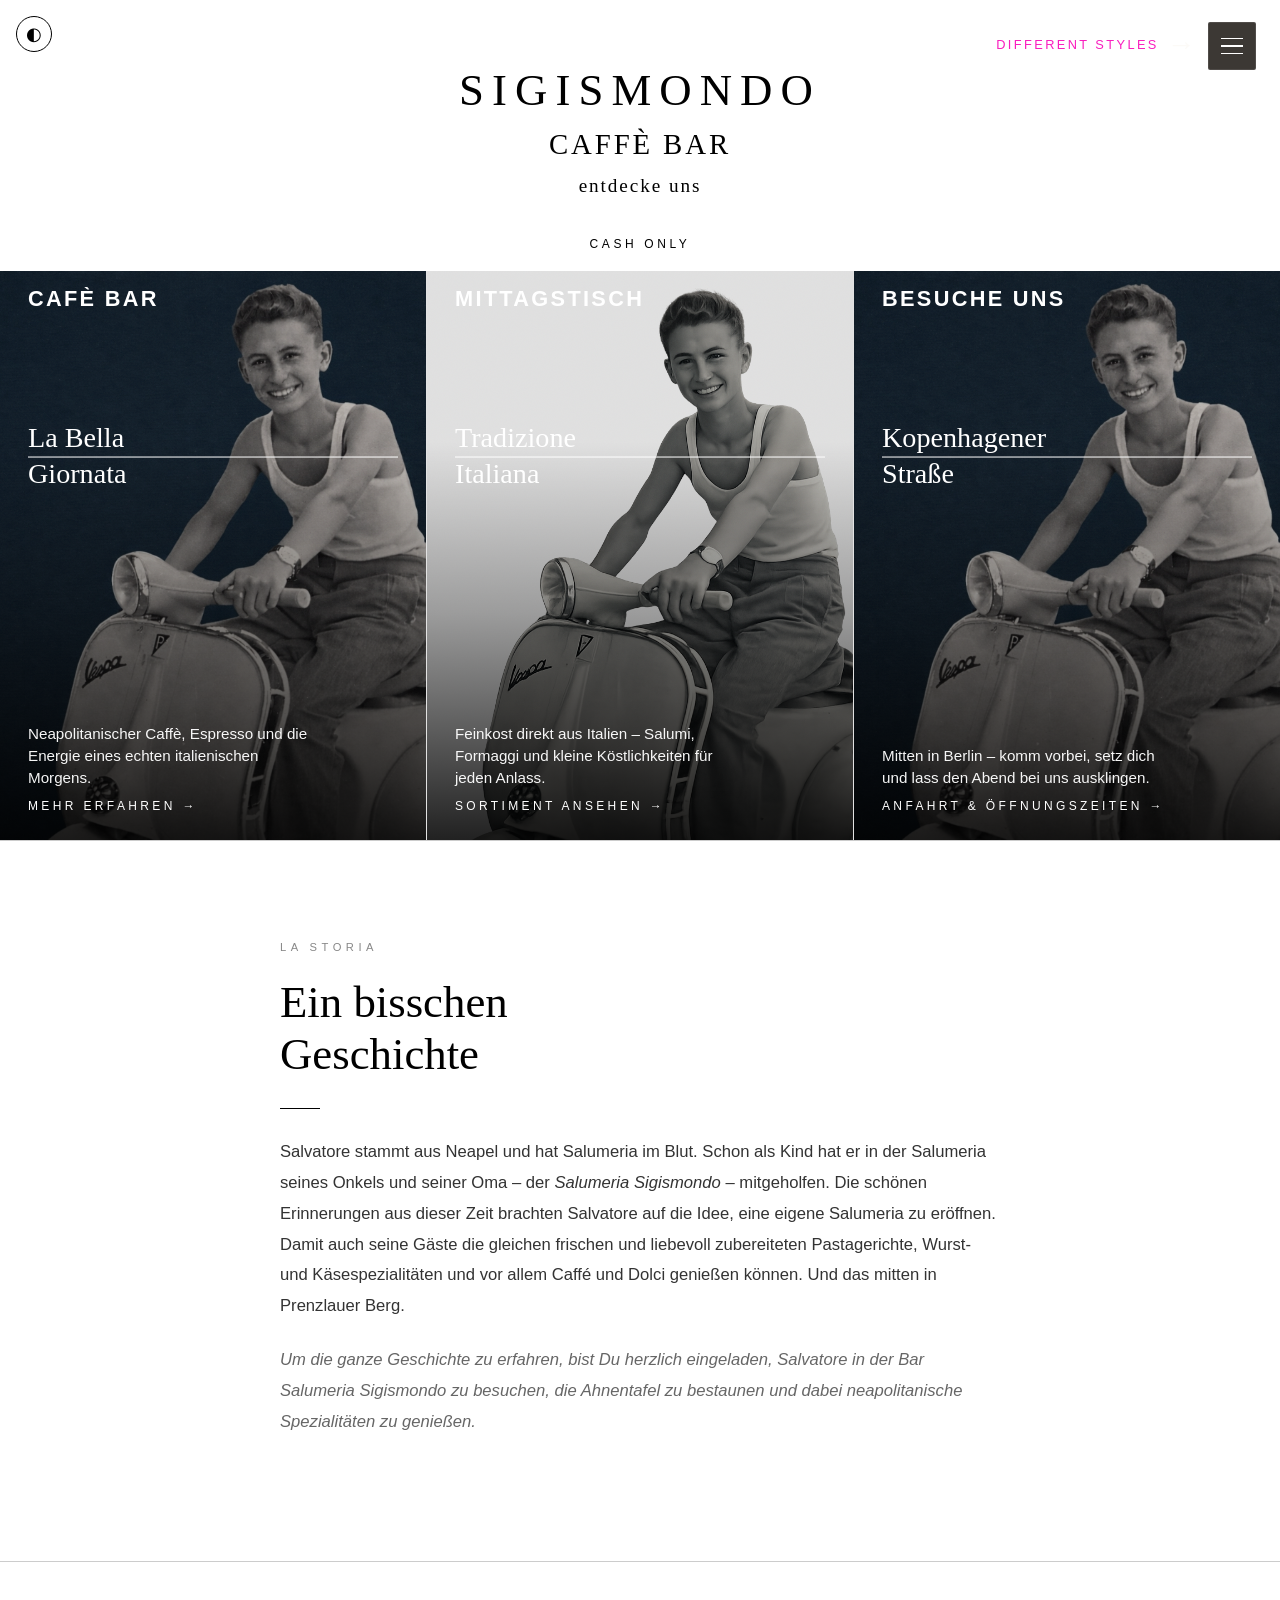
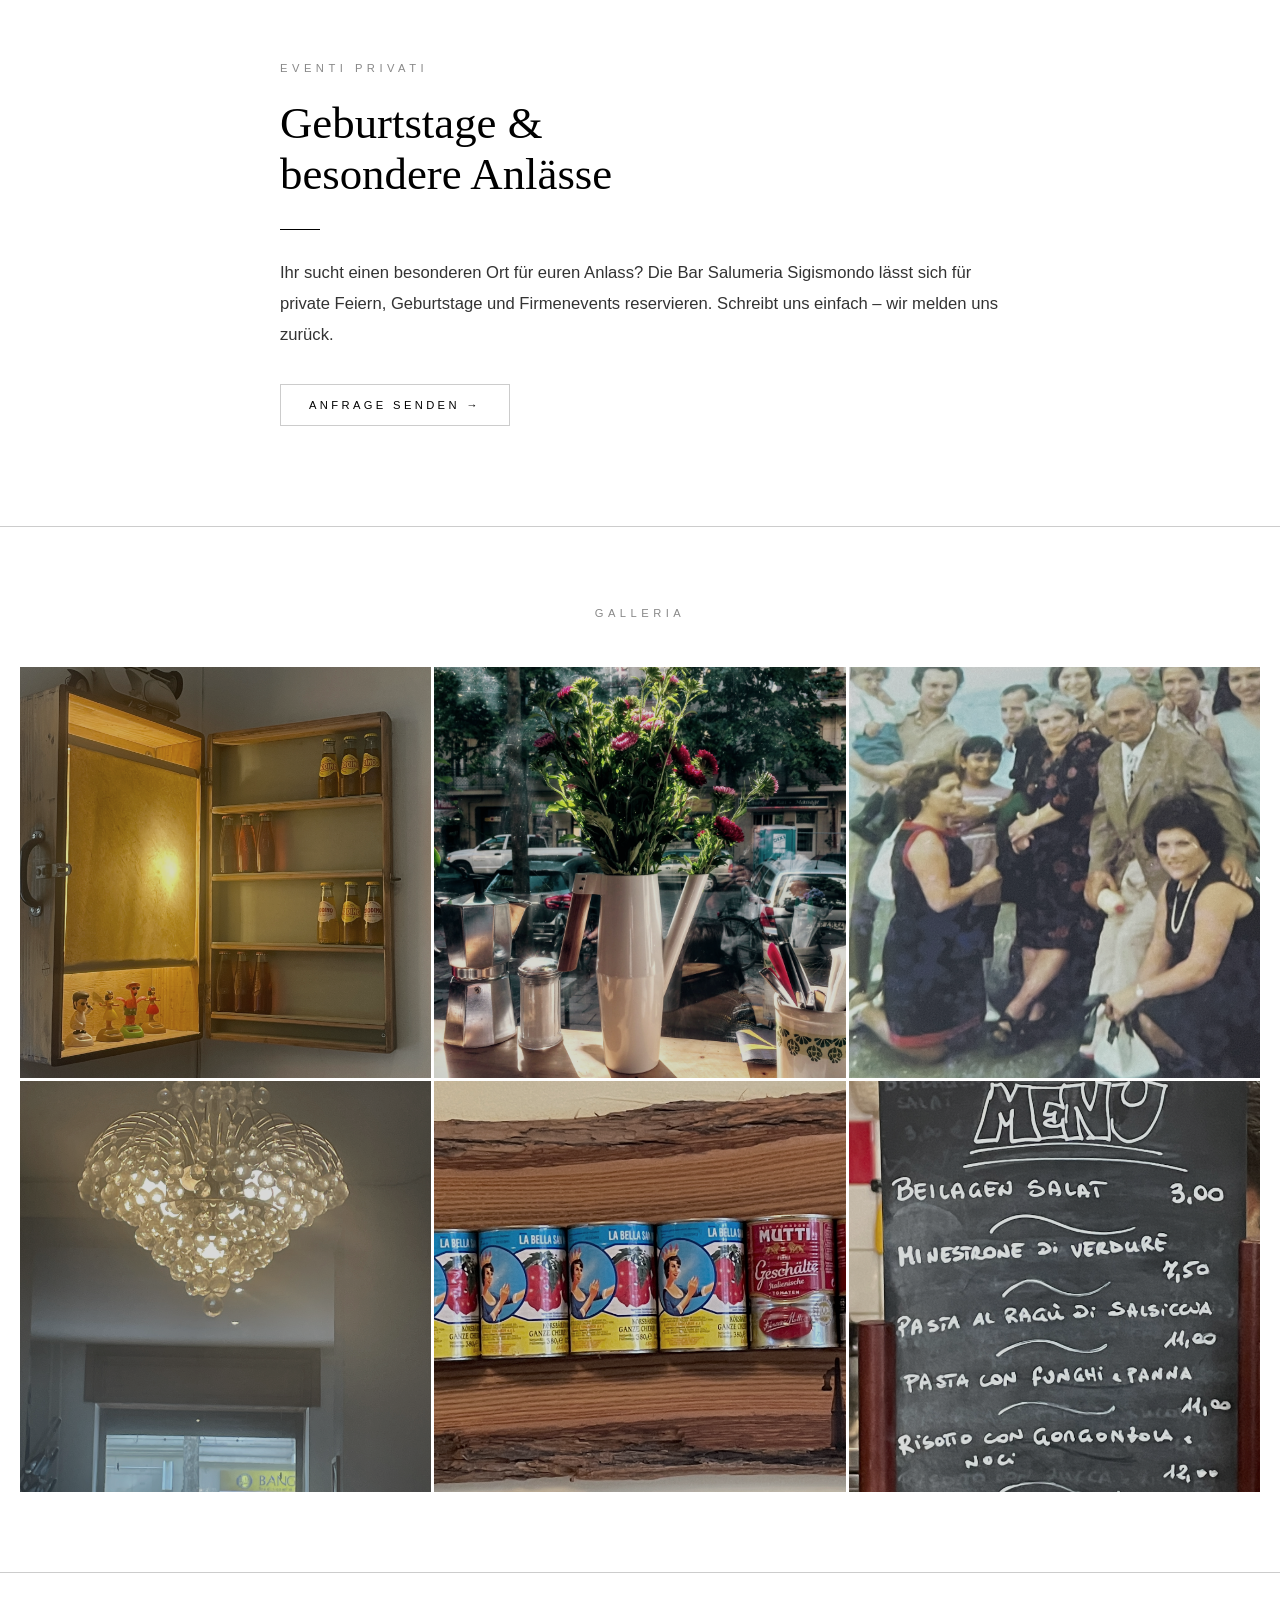
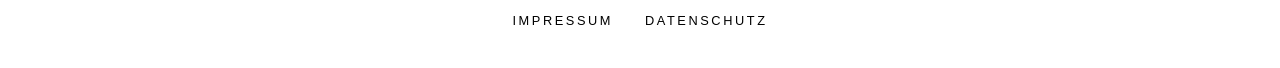
<file: index.html>
<!DOCTYPE html>
<html lang="de">
<head>
  <meta charset="UTF-8">
  <meta name="viewport" content="width=device-width, initial-scale=1.0">
  <title>Bar Salumeria Sigismondo</title>
  <link rel="stylesheet" href="/css/base.css">
  <link rel="stylesheet" href="/css/burger.css">
  <link rel="stylesheet" href="/css/drawer.css">
  <link rel="stylesheet" href="/css/home.css">
  <link rel="stylesheet" href="/css/legal.css">
  <script src="/js/burger.js" defer></script>
  <script src="/js/script.js" defer></script>
</head>
<body>

  <!-- ── Theme Toggle ── -->
  <button class="theme-toggle" id="theme-toggle" aria-label="Schwarz/Weiß wechseln">◐</button>

    <div class="burger-label"><span class="burger-title">different Styles</span></div>
  <!-- ── Burger Button ── -->
  <button class="burger-btn" id="burger-btn" aria-label="Menü öffnen">

    <span class="burger-line"></span>
    <span class="burger-line"></span>
    <span class="burger-line"></span>
  </button>

  <!-- ── Burger Nav Panel ── -->
  <nav class="burger-nav" id="burger-nav">
    <div class="burger-nav-label"><span class="burger-nav-label-text">Unterschiedliche Seiten Layout</span></div>
    <ul class="burger-nav-links">
      <li><a href="/index.html" class="burger-nav-link">Home</a></li>
      <li><a href="/pages-html/pop.html" class="burger-nav-link">Blue-Azul</a></li>
      <li><a href="/pages-html/italian.html" class="burger-nav-link">Italian</a></li>
      <li><a href="/pages-html/artnouveau.html" class="burger-nav-link">Art Nouveau</a></li>
      <li><a href="/pages-html/comic.html" class="burger-nav-link">Comic</a></li>
    </ul>
    <div class="burger-nav-divider"></div>

  </nav>

  <div class="burger-overlay" id="burger-overlay"></div>

  <!-- ── Dein Inhalt hier ── -->
  <div class="section-header">
    <h1 class="header-titel">Sigismondo</h1>
    <h3 class="header-untertitel">Caffè Bar</h3>
    <br>
    <span class="header-cta">Entdecke uns</span>
    <br><br>
    <span class="header-hinweis">cash only</span>
  </div>

  <!-- Module, Sektionen etc. hier einfügen (gleiche Struktur wie index.html) -->
     <div class="modules">

    <!-- Modul 1 -->
    <div class="modul">
      <img class="modul-bg" src="/assets/images/Vespa-dunkelblau.webp" alt="Bar">
      <div class="placeholder-icon"></div>
      <div class="modul-accent"></div>
      <div class="modul-overlay"></div>
      <div class="modul-arrow" data-drawer="drawer-1">→</div>
      <div class="modul-content">
        <div class="modul-nummer numero01"><span class="modul-nummer-text">Cafè Bar</span></div>
          <h2 class="modul-titel modul-titel-split">
            <span class="titolo-top line-first">La Bella</span>
            <span class="titolo-bottom">Giornata</span>
          </h2>
        <div class="modul-bottom">
        <p class="modul-text">Neapolitanischer Caffè, Espresso und die Energie eines echten italienischen Morgens.</p>
                <button class="modul-btn" data-drawer="drawer-1">Mehr erfahren →</button>
      </div>
      </div>
    </div>

    <!-- Modul 2 -->
    <div class="modul">
      <img class="modul-bg" src="/assets/images/Vespa_freigestellt.png" alt="Salumeria">
      <div class="placeholder-icon"></div>
      <div class="modul-accent"></div>
      <div class="modul-overlay"></div>
      <div class="modul-arrow" data-drawer="drawer-2">→</div>
      <div class="modul-content">
        <div class="modul-nummer"><span class="modul-nummer-text middle">Mittagstisch</span></div>
          <h2 class="modul-titel modul-titel-split">
            <span class="titolo-top line-first middle">Tradizione</span>
            <span class="titolo-bottom middle">Italiana</span>
          </h2>
        <div class="modul-bottom">
        <p class="modul-text">Feinkost direkt aus Italien – Salumi, Formaggi und kleine Köstlichkeiten für jeden Anlass.</p>
                <button class="modul-btn" data-drawer="drawer-2">Sortiment ansehen →</button>
      </div>
      </div>
    </div>

    <!-- Modul 3 -->
    <div class="modul">
      <img class="modul-bg" src="/assets/images/Vespa-dunkelblau.webp" alt="Location">
      <div class="placeholder-icon"></div>
      <div class="modul-accent"></div>
      <div class="modul-overlay"></div>
      <div class="modul-arrow" data-drawer="drawer-3">→</div>
      <div class="modul-content">
        <div class="modul-nummer numero03"><span class="modul-nummer-text">Besuche uns</span></div>
          <h2 class="modul-titel modul-titel-split">
            <span class="titolo-top line-first">Kopenhagener</span>
            <span class="titolo-bottom">Straße</span>
          </h2>
        <div class="modul-bottom">
        <p class="modul-text">Mitten in Berlin – komm vorbei, setz dich und lass den Abend bei uns ausklingen.</p>
                <button class="modul-btn" data-drawer="drawer-3">Anfahrt & Öffnungszeiten →</button>
      </div>
      </div>
    </div>

  </div>

  <!-- ── Sektion: Geschichte ── -->
  <section class="section-storia">
    <div class="storia-inner">
      <div class="storia-label"><span class="storia-label-text">La Storia</span></div>
      <h2 class="storia-titel">Ein bisschen<br>Geschichte</h2>
      <div class="storia-line"></div>
      <p class="storia-text">Salvatore stammt aus Neapel und hat Salumeria im Blut. Schon als Kind hat er in der Salumeria seines Onkels und seiner Oma – der <em>Salumeria Sigismondo</em> – mitgeholfen. Die schönen Erinnerungen aus dieser Zeit brachten Salvatore auf die Idee, eine eigene Salumeria zu eröffnen. Damit auch seine Gäste die gleichen frischen und liebevoll zubereiteten Pastagerichte, Wurst- und Käsespezialitäten und vor allem Caffé und Dolci genießen können. Und das mitten in Prenzlauer Berg.</p>
      <p class="storia-text storia-invite">Um die ganze Geschichte zu erfahren, bist Du herzlich eingeladen, Salvatore in der Bar Salumeria Sigismondo zu besuchen, die Ahnentafel zu bestaunen und dabei neapolitanische Spezialitäten zu genießen.</p>
    </div>
  </section>

  <!-- ── Sektion: Events ── -->
   <section class="section-events">
    <div class="events-inner">
      <div class="events-label">Eventi Privati</div>
      <h2 class="events-titel">Geburtstage &<br>besondere Anlässe</h2>
      <div class="events-line"></div>
      <p class="events-text">Ihr sucht einen besonderen Ort für euren Anlass? Die Bar Salumeria Sigismondo lässt sich für private Feiern, Geburtstage und Firmenevents reservieren. Schreibt uns einfach – wir melden uns zurück.</p>
      <a href="mailto:test@test.com" class="events-btn">Anfrage senden →</a>
      <br>
      
    </div>

  </section> 

  <!-- ── Sektion: Galerie ── -->
  <section class="section-gallery">
    <div class="gallery-label"><span class="gallery-label-text">Galleria</span></div>
    <div class="gallery-grid">
      <div class="gallery-item"><img src="/assets/images/koffer.JPG" alt="Sigismondo"></div>
      <div class="gallery-item"><img src="/assets/images/kanne_fenster.JPG" alt="Sigismondo"></div>
      <div class="gallery-item"><img src="/assets/images/laFamiglia.JPG" alt="Sigismondo"></div>
      <div class="gallery-item"><img src="/assets/images/kronleuchter.JPG" alt="Sigismondo"></div>
      <div class="gallery-item"><img src="/assets/images/tomaten.JPG" alt="Sigismondo"></div>
      <div class="gallery-item"><img src="/assets/images/mittagstisch.JPG" alt="Sigismondo"></div>
    </div>
  </section>

<footer>
  <nav class="footer-links">
    <a href="/pages-html/impressum-datenschutz.html">Impressum</a>
    <a href="/pages-html/impressum-datenschutz.html">Datenschutz</a>
  </nav>
</footer>

  <div class="drawer-backdrop" id="drawer-backdrop"></div>

   <!-- Drawer 1 -->
  <div class="drawer" id="drawer-1">
    <div class="drawer-inner">
      <button class="drawer-close">✕</button>
      <h3 class="drawer-titel">Cafè Bar</h3>
      <div class="drawer-content">
        <p class="drawer-text"><em class="drawer-highlight">Sfogliatelle, Cornetti, Codine, Tartelle al Limone, Cannoli …</em><br>
        <span class="drawer-beschreibung">Ab 8.30 Uhr morgens den Tag mit italienischen Leckereien und typisch neapolitanischem Caffé versüßen.</span></p>
        <p class="drawer-text"><span class="drawer-snacks">Panini, Antipasti, Toast …</span><br>
        <span class="drawer-beschreibung">Frisch belegtes Panino aus unserer Frischetheke oder ein kleiner Antipastiteller mit italienischen Wurst- und Käsespezialitäten.</span></p>
        <p class="drawer-text"><em class="drawer-highlight">Getränke</em><br>
        <span class="drawer-beschreibung">Neapolitanischer Caffé, frisch gepresste Säfte, Aperitivi, Chinotto, Lemonsoda und vieles mehr.</span></p>
      </div>
    </div>
  </div>

  <!-- Drawer 2 -->
  <div class="drawer" id="drawer-2">
    <div class="drawer-inner">
      <button class="drawer-close">✕</button>
      <h3 class="drawer-titel">Mittagstisch</h3>
      <div class="drawer-content">
        <p class="drawer-text drawer-intro">Wir haben eine täglich wechselnde Mittagskarte – eine Auswahl zwischen Suppe, drei Pastagerichten, verschiedenen Salaten und weiteren Vorspeisen. Alle Gerichte selbstverständlich auch für außer Haus.</p>
        <br>
        <h2 class="drawer-karte-titel">Beispielkarte:</h2>
        <br>
        <p class="drawer-text"><em class="drawer-highlight">Antipasti</em><br>
        Insalatina di contorno <span class="drawer-uebersetzung">— Beilagensalat</span><br>
        Insalata ai frutti di mare <span class="drawer-uebersetzung">— Meeresfrüchtesalat</span><br>
        Ribollita <span class="drawer-uebersetzung">— typische toskanische Suppe</span></p>
        <p class="drawer-text"><em class="drawer-highlight">Pasta</em><br>
        <span class="drawer-gericht">Penne con melanzane, pomodorini freschi e ricotta salata</span><br>
        <span class="drawer-gericht">Spaghetti con sugo di polipetti</span><br>
        <span class="drawer-gericht">Lasagne con ragú di salsiccia</span></p>
        <p class="drawer-text"><em class="drawer-highlight">Dolci</em><br>
        <span class="drawer-gericht">Tiramisú · Profiteroles</span></p>
      </div>
    </div>
  </div>

  <!-- Drawer 3 -->
  <div class="drawer" id="drawer-3">
    <div class="drawer-inner">
      <button class="drawer-close">✕</button>
      <h3 class="drawer-titel">Besuche uns</h3>
      <div class="drawer-content addresse">
        <p class="drawer-text"><em class="drawer-highlight adresse">Adresse: </em> <span class="drawer-maps-hinweis"> <br>link zu googleMaps</span><br>
        <a href="https://www.google.com/maps/place/Bar+Salumeria+Sigismondo/@52.54903,13.4089754,630m" target="_blank" class="maps-link">Kopenhagener Straße 14 · 10437 Berlin · Prenzlauer Berg →</a></p>
        <p class="drawer-text"><span class="drawer-oeffnungszeiten-titel">Öffnungszeiten</span><br>
        <span class="drawer-oeffnungszeiten-wochentag">Mo – Fr: 8.30 – 16.30 Uhr</span><br>
        <span class="drawer-oeffnungszeiten-wochentag">Sa – So: 9.00 – 16.00 Uhr</span></p>
        <p class="drawer-text"><em class="drawer-highlight">Anfahrt</em><br>
        <span class="drawer-anfahrt-beschreibung">U-Bahn Schönhauser Allee (U2) oder S-Bahn Schönhauserallee (S41/S42) · Tram M1 Haltestelle Schönhauserallee</span></p>
        <p class="drawer-text drawer-abschluss">Wir freuen uns auf dich <em class="drawer-highlight">cash only.</em></p>
       </div>
    </div>
  </div>

  <script>
    const btn = document.getElementById('theme-toggle');
    btn.addEventListener('click', () => {
      document.body.classList.toggle('dark');
      btn.textContent = document.body.classList.contains('dark') ? '◑' : '◐';
    });
  </script>

</body>
</html>
</file>
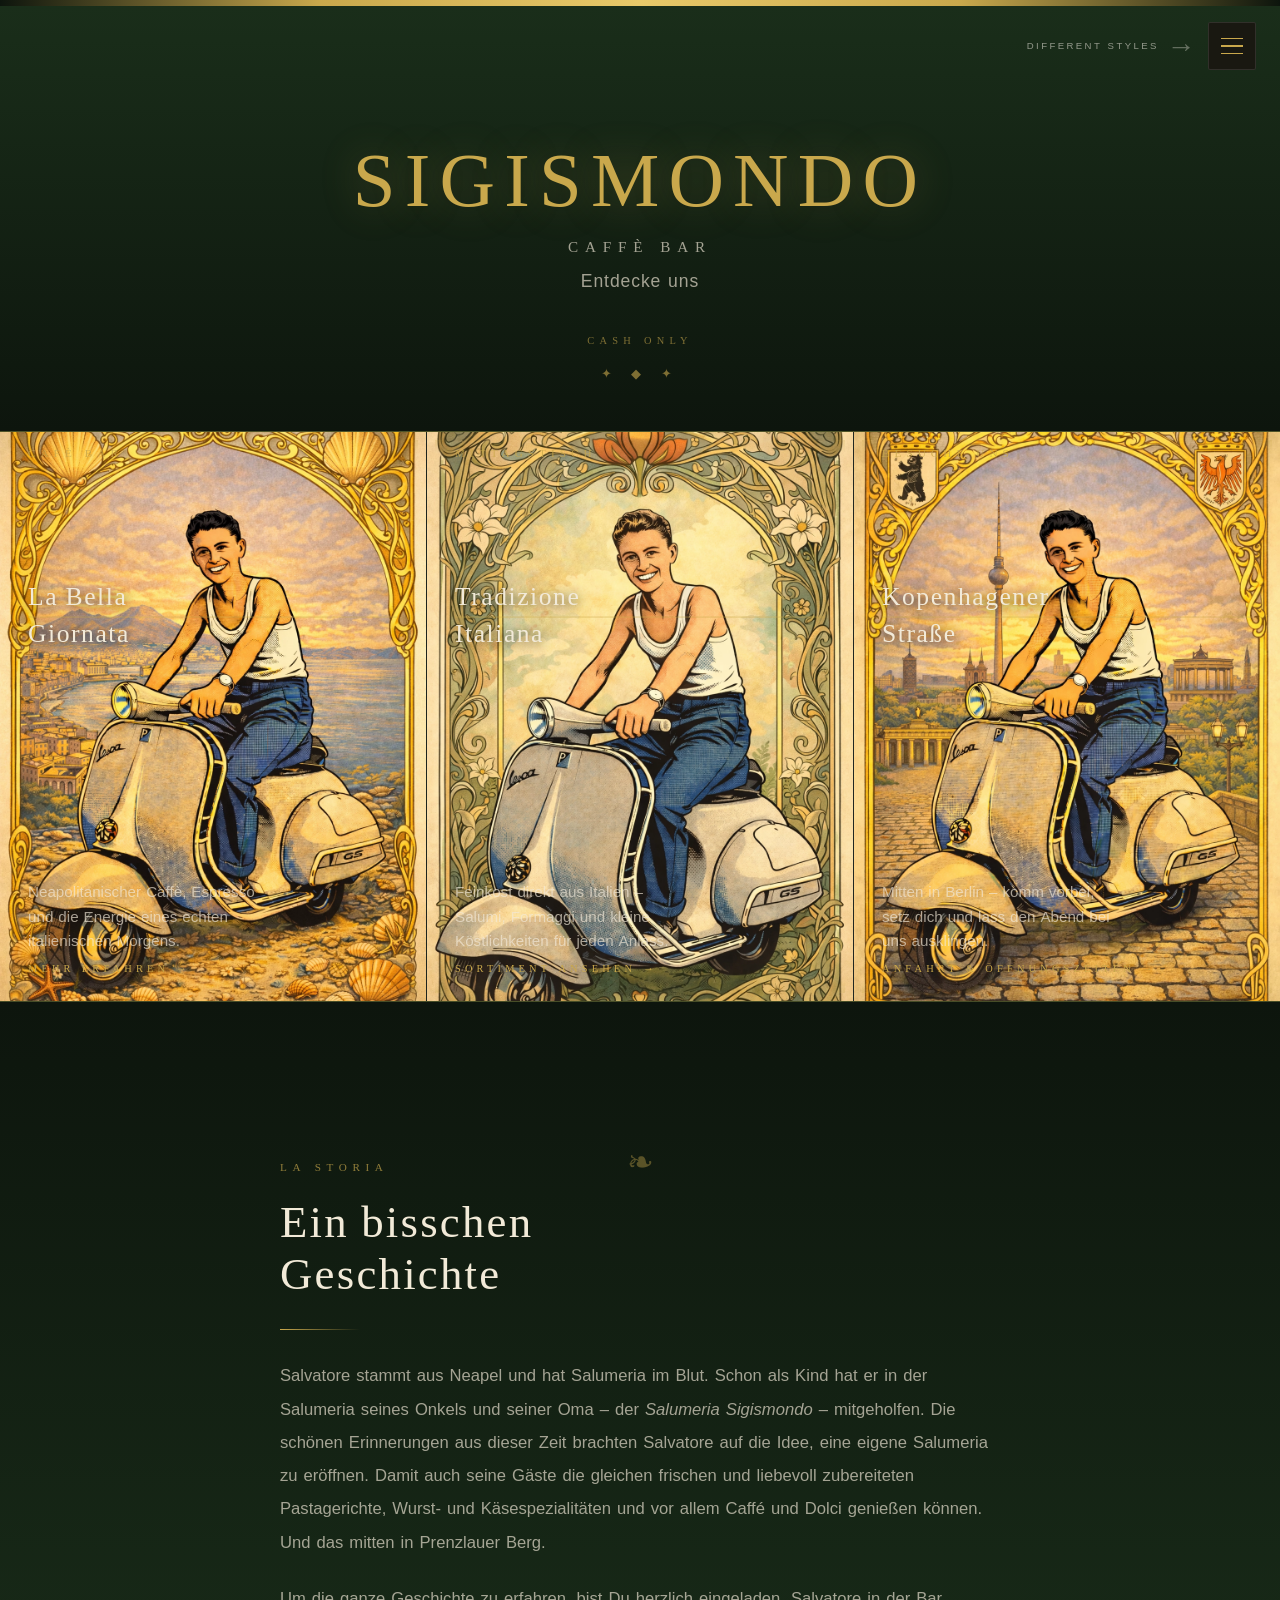
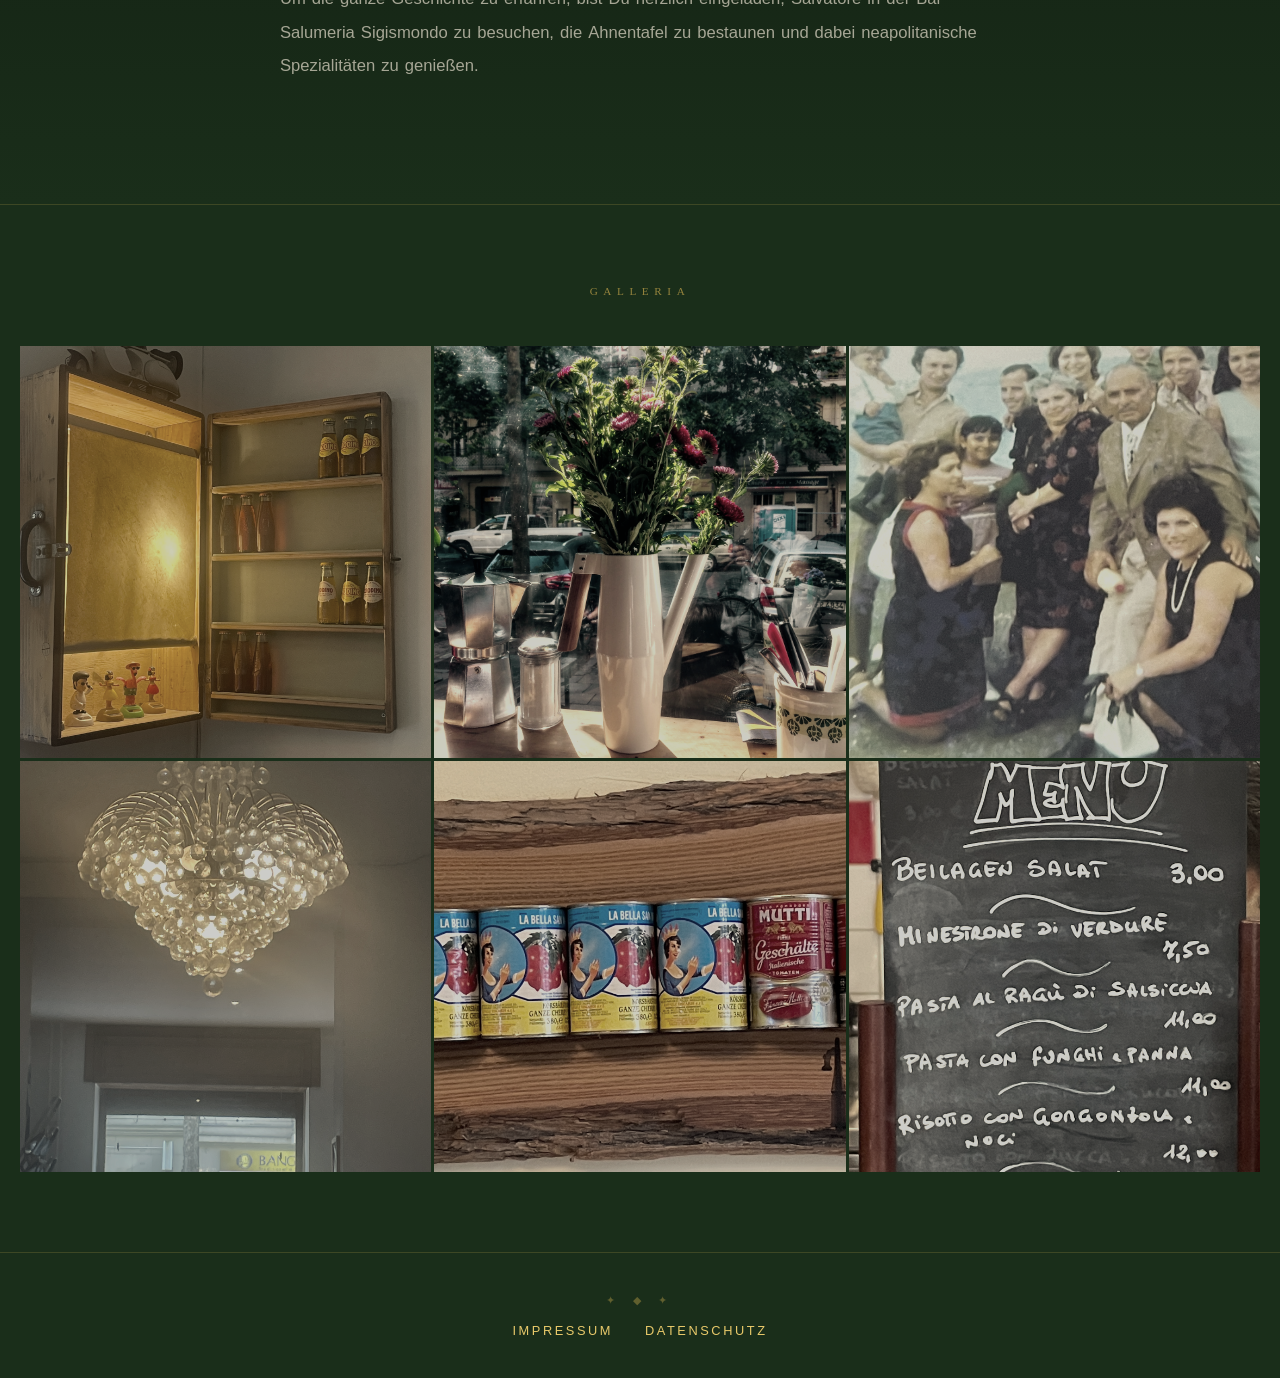
<file: pages-html/artnouveau.html>
<!DOCTYPE html>
<html lang="de">
<head>
  <meta charset="UTF-8">
  <meta name="viewport" content="width=device-width, initial-scale=1.0">
  <title>Bar Salumeria Sigismondo</title>
  <link rel="stylesheet" href="/css/base.css">
  <link rel="stylesheet" href="/css/burger.css">
  <link rel="stylesheet" href="/css/drawer.css">
  <link rel="stylesheet" href="/css/artnouveau.css">
  <script src="/js/burger.js" defer></script>
  <script src="/js/script.js" defer></script>
</head>
<body>


    <div class="burger-label"><span class="burger-label-text">different Styles</span></div>
  <!-- ── Burger Button ── -->
  <button class="burger-btn" id="burger-btn" aria-label="Menü öffnen">
    
    <span class="burger-line"></span>
    <span class="burger-line"></span>
    <span class="burger-line"></span>
  </button>

  <!-- ── Burger Nav Panel ── -->
  <nav class="burger-nav" id="burger-nav">
    <div class="burger-nav-label"><span class="burger-nav-label-text">Unterschiedliche Seiten Layout</span></div>
    <ul class="burger-nav-links">
      <li><a href="../index.html" class="burger-nav-link">Home</a></li>
      <li><a href="pop.html"   class="burger-nav-link">Blue-Azul</a></li>
      <li><a href="italian.html" class="burger-nav-link">Italian</a></li>
      <li><a href="/pages-html/artnouveau.html" class="burger-nav-link">Art Nouveau</a></li>
      <li><a href="/pages-html/comic.html" class="burger-nav-link">Comic</a></li>
    </ul>
    <div class="burger-nav-divider"></div>

  </nav>

  <div class="burger-overlay" id="burger-overlay"></div>

  <!-- ── Dein Inhalt hier ── -->
  <div class="section-header">
    <h1 class="header-titel">Sigismondo</h1>
    <h3 class="header-untertitel">Caffè Bar</h3>
    <br>
    <span class="header-cta">Entdecke uns</span>
    <br><br>
    <span class="header-hinweis">cash only</span>
  </div>

  <!-- Module, Sektionen etc. hier einfügen (gleiche Struktur wie index.html) -->
     <div class="modules">

    <!-- Modul 1 -->
    <div class="modul">
      <img class="modul-bg" src="/assets/images/JugendstilNapoli01.webp" alt="Bar">
      <div class="placeholder-icon"></div>
      <div class="modul-accent"></div>
      <div class="modul-overlay"></div>
      <div class="modul-arrow" data-drawer="drawer-1">→</div>
      <div class="modul-content">
        <div class="modul-nummer numero01"><span class="modul-nummer-text">Cafè Bar</span></div>
          <h2 class="modul-titel modul-titel-split">
            <span class="titolo-top line-first">La Bella</span>
            <span class="titolo-bottom">Giornata</span>





                    </h2>
        <div class="modul-bottom">
          <p class="modul-text">Neapolitanischer Caffè, Espresso und die Energie eines echten italienischen Morgens.</p>
          <button class="modul-btn" data-drawer="drawer-1">Mehr erfahren →</button>
        </div>
      </div>
    </div>


    <!-- Modul 2 -->
    <div class="modul">
      <img class="modul-bg" src="/assets/images/Jugendstil01.webp" alt="Salumeria">
      <div class="placeholder-icon"></div>
      <div class="modul-accent"></div>
      <div class="modul-overlay"></div>
      <div class="modul-arrow" data-drawer="drawer-2">→</div>
      <div class="modul-content">
        <div class="modul-nummer"><span class="modul-nummer-text middle">Mittagstisch</span></div>
          <h2 class="modul-titel modul-titel-split">
            <span class="titolo-top line-first middle">Tradizione</span>
            <span class="titolo-bottom middle">Italiana</span>





                    </h2>
        <div class="modul-bottom">
          <p class="modul-text">Feinkost direkt aus Italien – Salumi, Formaggi und kleine Köstlichkeiten für jeden Anlass.</p>
          <button class="modul-btn" data-drawer="drawer-2">Sortiment ansehen →</button>
        </div>
      </div>
    </div>


    <!-- Modul 3 -->
    <div class="modul">
      <img class="modul-bg" src="/assets/images/JugendstilBerlin01.webp" alt="Location">
      <div class="placeholder-icon"></div>
      <div class="modul-accent"></div>
      <div class="modul-overlay"></div>
      <div class="modul-arrow" data-drawer="drawer-3">→</div>
      <div class="modul-content">
        <div class="modul-nummer numero03"><span class="modul-nummer-text">Besuche uns</span></div>
          <h2 class="modul-titel modul-titel-split">
            <span class="titolo-top line-first">Kopenhagener</span>
            <span class="titolo-bottom">Straße</span>





                    </h2>
        <div class="modul-bottom">
          <p class="modul-text">Mitten in Berlin – komm vorbei, setz dich und lass den Abend bei uns ausklingen.</p>
          <button class="modul-btn" data-drawer="drawer-3">Anfahrt & Öffnungszeiten →</button>
        </div>
      </div>
    </div>


  </div>

  <!-- ── Sektion: Geschichte ── -->
  <section class="section-storia">
    <div class="storia-inner">
      <div class="storia-label"><span class="storia-label-text">La Storia</span></div>
      <h2 class="storia-titel">Ein bisschen<br>Geschichte</h2>
      <div class="storia-line"></div>
      <p class="storia-text">Salvatore stammt aus Neapel und hat Salumeria im Blut. Schon als Kind hat er in der Salumeria seines Onkels und seiner Oma – der <em>Salumeria Sigismondo</em> – mitgeholfen. Die schönen Erinnerungen aus dieser Zeit brachten Salvatore auf die Idee, eine eigene Salumeria zu eröffnen. Damit auch seine Gäste die gleichen frischen und liebevoll zubereiteten Pastagerichte, Wurst- und Käsespezialitäten und vor allem Caffé und Dolci genießen können. Und das mitten in Prenzlauer Berg.</p>
      <p class="storia-text storia-invite">Um die ganze Geschichte zu erfahren, bist Du herzlich eingeladen, Salvatore in der Bar Salumeria Sigismondo zu besuchen, die Ahnentafel zu bestaunen und dabei neapolitanische Spezialitäten zu genießen.</p>
    </div>
  </section>

  <!-- ── Sektion: Events ── -->
  <!-- <section class="section-events">
    <div class="events-inner">
      <div class="events-label">Eventi Privati</div>
      <h2 class="events-titel">Geburtstage &<br>besondere Anlässe</h2>
      <div class="events-line"></div>
      <p class="events-text">Ihr sucht einen besonderen Ort für euren Anlass? Die Bar Salumeria Sigismondo lässt sich für private Feiern, Geburtstage und Firmenevents reservieren. Schreibt uns einfach – wir melden uns zurück.</p>
      <a href="/cdn-cgi/l/email-protection#c4a7abaab0a5b0b0ab84a6a5b6b7ada3adb7a9abaaa0abeaa7aba9" class="events-btn">Anfrage senden →</a>
      <br>
      <h1 class="events-label cash">Cash Only</h1>
    </div>
   
  </section> -->

  <!-- ── Sektion: Galerie ── -->
  <section class="section-gallery">
    <div class="gallery-label"><span class="gallery-label-text">Galleria</span></div>
    <div class="gallery-grid">
      <div class="gallery-item"><img src="/assets/images/koffer.JPG" alt="Sigismondo"></div>
      <div class="gallery-item"><img src="/assets/images/kanne_fenster.JPG" alt="Sigismondo"></div>
      <div class="gallery-item"><img src="/assets/images/laFamiglia.JPG" alt="Sigismondo"></div>
      <div class="gallery-item"><img src="/assets/images/kronleuchter.JPG" alt="Sigismondo"></div>
      <div class="gallery-item"><img src="/assets/images/tomaten.JPG" alt="Sigismondo"></div>
      <div class="gallery-item"><img src="/assets/images/mittagstisch.JPG" alt="Sigismondo"></div>
    </div>
  </section>

<footer>
  <nav class="footer-links">
    <a href="/pages-html/impressum-datenschutz.html">Impressum</a>
    <a href="/pages-html/impressum-datenschutz.html">Datenschutz</a>
  </nav>
</footer>

  <div class="drawer-backdrop" id="drawer-backdrop"></div>

   <!-- Drawer 1 -->
  <div class="drawer" id="drawer-1">
    <div class="drawer-inner">
      <button class="drawer-close">✕</button>
      <h3 class="drawer-titel">Cafè Bar</h3>
      <div class="drawer-content">
        <p class="drawer-text"><em class="drawer-highlight">Sfogliatelle, Cornetti, Codine, Tartelle al Limone, Cannoli …</em><br>
        <span class="drawer-beschreibung">Ab 8.30 Uhr morgens den Tag mit italienischen Leckereien und typisch neapolitanischem Caffé versüßen.</span></p>
        <p class="drawer-text"><span class="drawer-snacks">Panini, Antipasti, Toast …</span><br>
        <span class="drawer-beschreibung">Frisch belegtes Panino aus unserer Frischetheke oder ein kleiner Antipastiteller mit italienischen Wurst- und Käsespezialitäten.</span></p>
        <p class="drawer-text"><em class="drawer-highlight">Getränke</em><br>
        <span class="drawer-beschreibung">Neapolitanischer Caffé, frisch gepresste Säfte, Aperitivi, Chinotto, Lemonsoda und vieles mehr.</span></p>
      </div>
    </div>
  </div>

  <!-- Drawer 2 -->
  <div class="drawer" id="drawer-2">
    <div class="drawer-inner">
      <button class="drawer-close">✕</button>
      <h3 class="drawer-titel">Mittagstisch</h3>
      <div class="drawer-content">
        <p class="drawer-text drawer-intro">Wir haben eine täglich wechselnde Mittagskarte – eine Auswahl zwischen Suppe, drei Pastagerichten, verschiedenen Salaten und weiteren Vorspeisen. Alle Gerichte selbstverständlich auch für außer Haus.</p>
        <br>
        <h2 class="drawer-karte-titel">Beispielkarte:</h2>
        <br>
        <p class="drawer-text"><em class="drawer-highlight">Antipasti</em><br>
        Insalatina di contorno <span  class="drawer-uebersetzung">— Beilagensalat</span><br>
        Insalata ai frutti di mare <span  class="drawer-uebersetzung">— Meeresfrüchtesalat</span><br>
        Ribollita <span  class="drawer-uebersetzung">— typische toskanische Suppe</span></p>
        <p class="drawer-text"><em class="drawer-highlight">Pasta</em><br>
        <span class="drawer-gericht">Penne con melanzane, pomodorini freschi e ricotta salata</span><br>
        <span class="drawer-gericht">Spaghetti con sugo di polipetti</span><br>
        <span class="drawer-gericht">Lasagne con ragú di salsiccia</span></p>
        <p class="drawer-text"><em class="drawer-highlight">Dolci</em><br>
        <span class="drawer-gericht">Tiramisú · Profiteroles</span></p>
      </div>
    </div>
  </div>

  <!-- Drawer 3 -->
  <div class="drawer" id="drawer-3">
    <div class="drawer-inner">
      <button class="drawer-close">✕</button>
      <h3 class="drawer-titel">Besuche uns</h3>
      <div class="drawer-content addresse">
        <p class="drawer-text"><em class="drawer-highlight adresse">Adresse: </em> <span class="drawer-maps-hinweis"> <br>link zu googleMaps</span><br>
        <a href="https://www.google.com/maps/place/Bar+Salumeria+Sigismondo/@52.54903,13.4089754,630m" target="_blank" class="maps-link">Kopenhagener Straße 14 · 10437 Berlin · Prenzlauer Berg →</a></p>
        <p class="drawer-text"><span class="drawer-oeffnungszeiten-titel">Öffnungszeiten</span><br>
        <span class="drawer-oeffnungszeiten-wochentag">Mo – Fr: 8.30 – 16.30 Uhr</span><br>
        <span class="drawer-oeffnungszeiten-wochentag">Sa – So: 9.00 – 16.00 Uhr</span></p>
        <p class="drawer-text"><em class="drawer-highlight">Anfahrt</em><br>
        <span class="drawer-anfahrt-beschreibung">U-Bahn Schönhauser Allee (U2) oder S-Bahn Schönhauserallee (S41/S42) · Tram M1 Haltestelle Schönhauserallee</span></p>
        <p class="drawer-text drawer-abschluss">Wir freuen uns auf dich <em class="drawer-highlight">cash only.</em></p>
       </div>
    </div>
  </div>

</body>
</html>
</file>
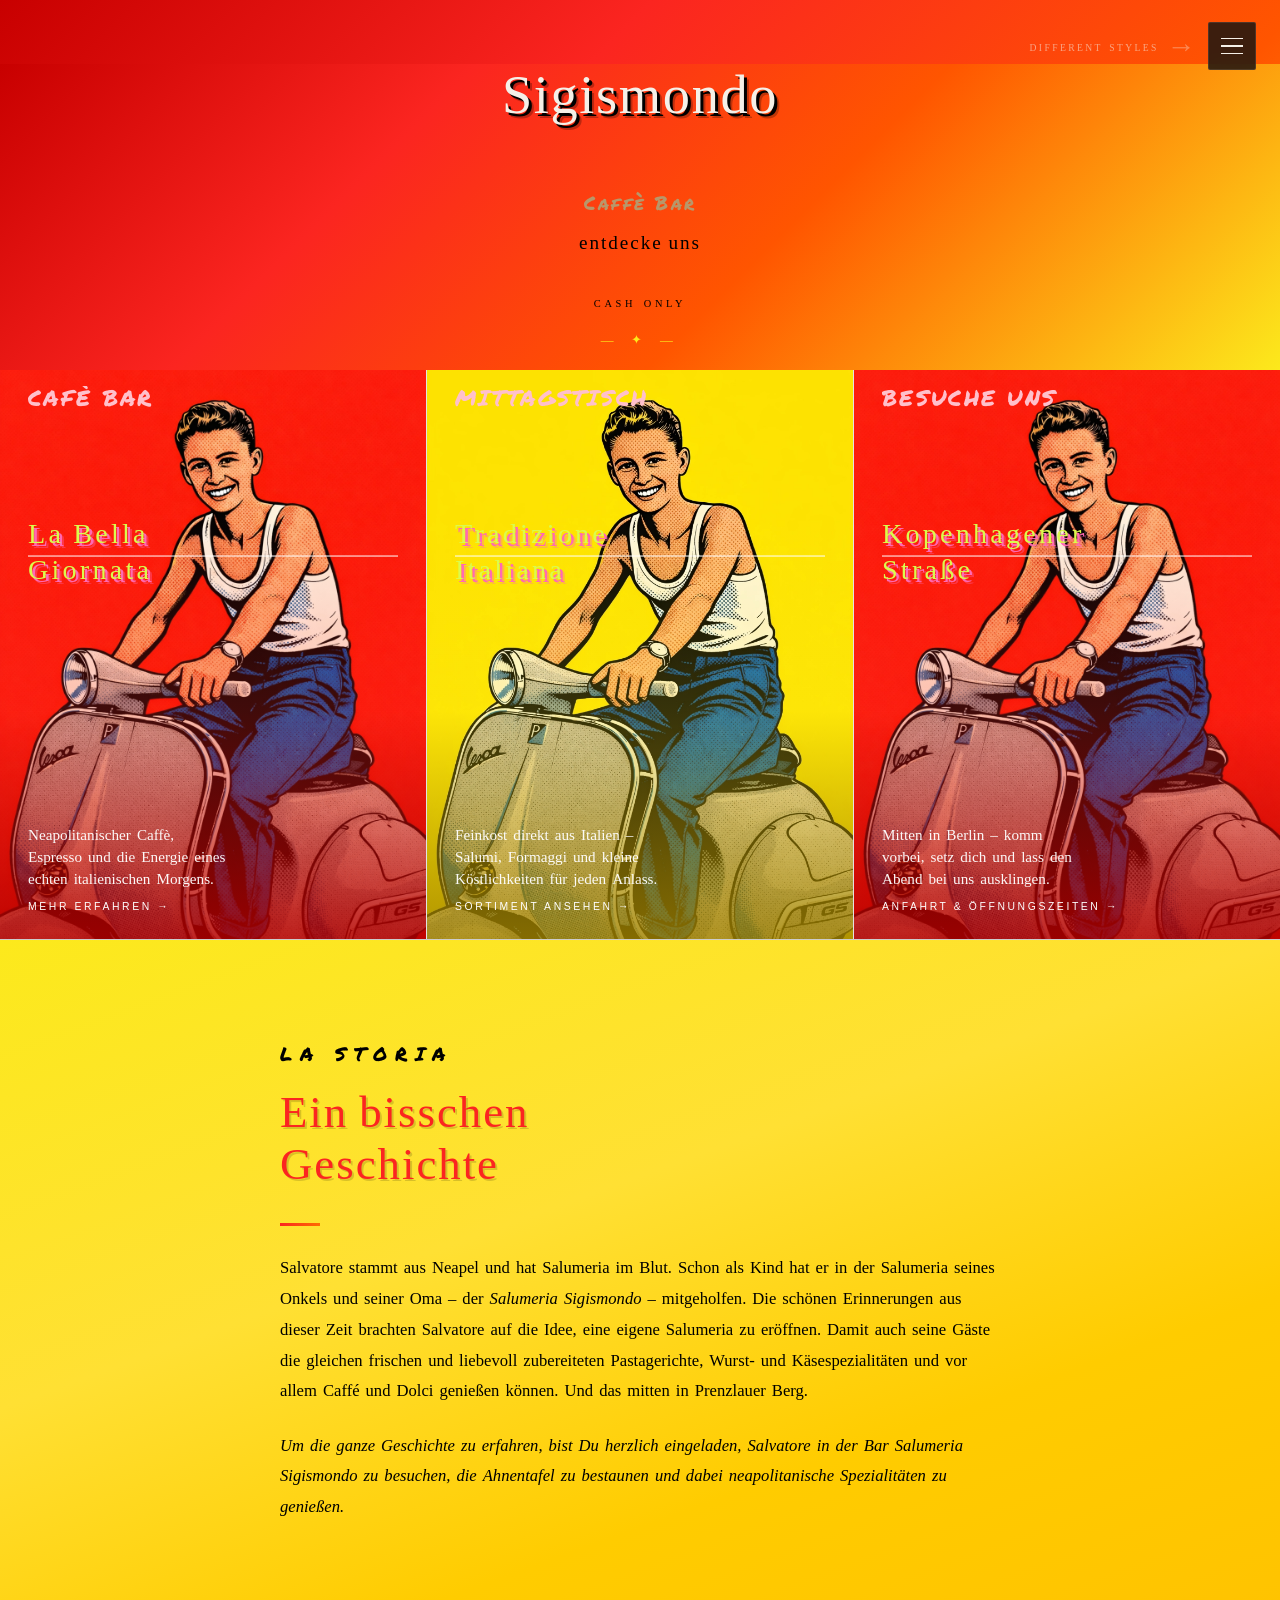
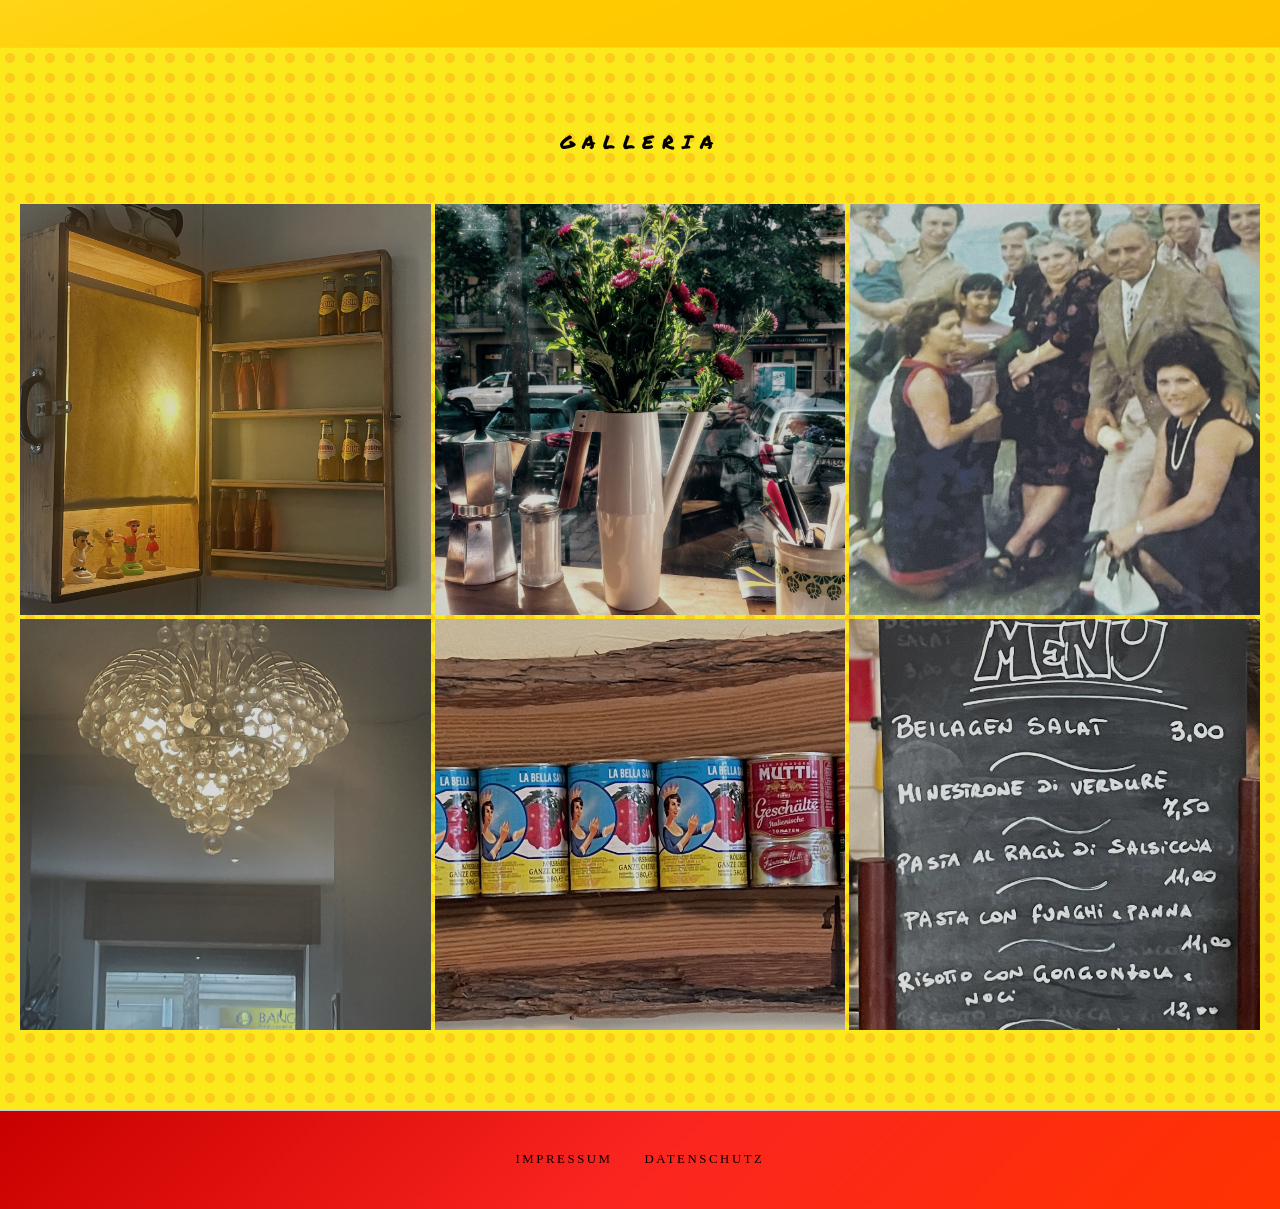
<file: pages-html/comic.html>
<!DOCTYPE html>
<html lang="de">
<head>
  <meta charset="UTF-8">
  <meta name="viewport" content="width=device-width, initial-scale=1.0">
  <title>Bar Salumeria Sigismondo</title>
  <link rel="stylesheet" href="/css/base.css">
  <link rel="stylesheet" href="/css/burger.css">
  <link rel="stylesheet" href="/css/drawer.css">
  <link rel="stylesheet" href="/css/comic.css">
  <script src="/js/burger.js" defer></script>
  <script src="/js/script.js" defer></script>
</head>
<body>


    <div class="burger-label"><span class="burger-label-text">different Styles</span></div>
  <!-- ── Burger Button ── -->
  <button class="burger-btn" id="burger-btn" aria-label="Menü öffnen">

    <span class="burger-line"></span>
    <span class="burger-line"></span>
    <span class="burger-line"></span>
  </button>

  <!-- ── Burger Nav Panel ── -->
  <nav class="burger-nav" id="burger-nav">
    <div class="burger-nav-label"><span class="burger-nav-label-text">Unterschiedliche Seiten Layout</span></div>
    <ul class="burger-nav-links">
      <li><a href="../index.html" class="burger-nav-link">Home</a></li>
      <li><a href="/pages-html/pop.html"   class="burger-nav-link">Blue-Azul</a></li>
      <li><a href="/pages-html/italian.html" class="burger-nav-link">Italian</a></li>
      <li><a href="/pages-html/artnouveau.html" class="burger-nav-link">Art Nouveau</a></li>
      <li><a href="/pages-html/comic.html" class="burger-nav-link">Comic</a></li>
    </ul>
    <div class="burger-nav-divider"></div>
    <div class="burger-nav-footer">
      <span class="burger-nav-footer-name">Bar Salumeria Sigismondo</span><br>
      <span class="burger-nav-footer-adresse">Kopenhagener Str. 14 · Berlin</span><br>
      <span class="burger-nav-footer-hinweis">Cash only</span>
    </div>
  </nav>

  <div class="burger-overlay" id="burger-overlay"></div>

  <!-- ── Dein Inhalt hier ── -->
  <div class="section-header">
    <h1 class="header-titel">Sigismondo</h1>
    <h3 class="header-untertitel">Caffè Bar</h3>
    <br class="header-spacer">
    <span class="header-cta">Entdecke uns</span>
    <br><br>
    <span class="header-hinweis">cash only</span>
  </div>

  <!-- Module, Sektionen etc. hier einfügen (gleiche Struktur wie index.html) -->
     <div class="modules">

    <!-- Modul 1 -->
    <div class="modul">
      <img class="modul-bg" src="/assets/images/PopArtVespaRot.webp" alt="Bar">
      <div class="placeholder-icon"></div>
      <div class="modul-accent"></div>
      <div class="modul-overlay"></div>
      <div class="modul-arrow" data-drawer="drawer-1">→</div>
      <div class="modul-content">
        <div class="modul-nummer numero01"><span class="modul-nummer-text">Cafè Bar</span></div>
          <h2 class="modul-titel modul-titel-split">
            <span class="titolo-top line-first">La Bella</span>
            <span class="titolo-bottom">Giornata</span>
          </h2>
        <div class="modul-bottom">
        <p class="modul-text">Neapolitanischer Caffè, Espresso und die Energie eines echten italienischen Morgens.</p>
                <button class="modul-btn" data-drawer="drawer-1">Mehr erfahren →</button>
      </div>
      </div>
    </div>

    <!-- Modul 2 -->
    <div class="modul">
      <img class="modul-bg" src="/assets/images/PopArtVespaGelb.webp" alt="Salumeria">
      <div class="placeholder-icon"></div>
      <div class="modul-accent"></div>
      <div class="modul-overlay"></div>
      <div class="modul-arrow" data-drawer="drawer-2">→</div>
      <div class="modul-content">
        <div class="modul-nummer"><span class="modul-nummer-text">Mittagstisch</span></div>
          <h2 class="modul-titel modul-titel-split">
            <span class="titolo-top line-first">Tradizione</span>
            <span class="titolo-bottom">Italiana</span>
          </h2>
        <div class="modul-bottom">
        <p class="modul-text">Feinkost direkt aus Italien – Salumi, Formaggi und kleine Köstlichkeiten für jeden Anlass.</p>
                <button class="modul-btn" data-drawer="drawer-2">Sortiment ansehen →</button>
      </div>
      </div>
    </div>

    <!-- Modul 3 -->
    <div class="modul">
      <img class="modul-bg" src="/assets/images/PopArtVespaRot.webp" alt="Location">
      <div class="placeholder-icon"></div>
      <div class="modul-accent"></div>
      <div class="modul-overlay"></div>
      <div class="modul-arrow" data-drawer="drawer-3">→</div>
      <div class="modul-content">
        <div class="modul-nummer numero03"><span class="modul-nummer-text">Besuche uns</span></div>
          <h2 class="modul-titel modul-titel-split">
            <span class="titolo-top line-first">Kopenhagener</span>
            <span class="titolo-bottom">Straße</span>
          </h2>
        <div class="modul-bottom">
        <p class="modul-text">Mitten in Berlin – komm vorbei, setz dich und lass den Abend bei uns ausklingen.</p>
                <button class="modul-btn" data-drawer="drawer-3">Anfahrt & Öffnungszeiten →</button>
      </div>
      </div>
    </div>

  </div>

  <!-- ── Sektion: Geschichte ── -->
  <section class="section-storia">
    <div class="storia-inner">
      <div class="storia-label"><span class="storia-label-text">La Storia</span></div>
      <h2 class="storia-titel">Ein bisschen<br>Geschichte</h2>
      <div class="storia-line"></div>
      <p class="storia-text">Salvatore stammt aus Neapel und hat Salumeria im Blut. Schon als Kind hat er in der Salumeria seines Onkels und seiner Oma – der <em>Salumeria Sigismondo</em> – mitgeholfen. Die schönen Erinnerungen aus dieser Zeit brachten Salvatore auf die Idee, eine eigene Salumeria zu eröffnen. Damit auch seine Gäste die gleichen frischen und liebevoll zubereiteten Pastagerichte, Wurst- und Käsespezialitäten und vor allem Caffé und Dolci genießen können. Und das mitten in Prenzlauer Berg.</p>
      <p class="storia-text storia-invite">Um die ganze Geschichte zu erfahren, bist Du herzlich eingeladen, Salvatore in der Bar Salumeria Sigismondo zu besuchen, die Ahnentafel zu bestaunen und dabei neapolitanische Spezialitäten zu genießen.</p>
    </div>
  </section>

  <!-- ── Sektion: Galerie ── -->
  <section class="section-gallery">
    <div class="gallery-label"><span class="gallery-label-text">Galleria</span></div>
    <div class="gallery-grid">
      <div class="gallery-item"><img src="/assets/images/koffer.JPG" alt="Sigismondo"></div>
      <div class="gallery-item"><img src="/assets/images/kanne_fenster.JPG" alt="Sigismondo"></div>
      <div class="gallery-item"><img src="/assets/images/laFamiglia.JPG" alt="Sigismondo"></div>
      <div class="gallery-item"><img src="/assets/images/kronleuchter.JPG" alt="Sigismondo"></div>
      <div class="gallery-item"><img src="/assets/images/tomaten.JPG" alt="Sigismondo"></div>
      <div class="gallery-item"><img src="/assets/images/mittagstisch.JPG" alt="Sigismondo"></div>
    </div>
  </section>

<footer>
  <nav class="footer-links">
    <a href="/pages-html/impressum-datenschutz.html">Impressum</a>
    <a href="/pages-html/impressum-datenschutz.html">Datenschutz</a>
  </nav>
</footer>

  <div class="drawer-backdrop" id="drawer-backdrop"></div>

   <!-- Drawer 1 -->
  <div class="drawer" id="drawer-1">
    <div class="drawer-inner">
      <button class="drawer-close">✕</button>
      <h3 class="drawer-titel">Cafè Bar</h3>
      <div class="drawer-content">
        <p class="drawer-text"><em class="drawer-highlight">Sfogliatelle, Cornetti, Codine, Tartelle al Limone, Cannoli …</em><br>
        <span class="drawer-beschreibung">Ab 8.30 Uhr morgens den Tag mit italienischen Leckereien und typisch neapolitanischem Caffé versüßen.</span></p>
        <p class="drawer-text"><span class="drawer-snacks">Panini, Antipasti, Toast …</span><br>
        <span class="drawer-beschreibung">Frisch belegtes Panino aus unserer Frischetheke oder ein kleiner Antipastiteller mit italienischen Wurst- und Käsespezialitäten.</span></p>
        <p class="drawer-text"><em class="drawer-highlight">Getränke</em><br>
        <span class="drawer-beschreibung">Neapolitanischer Caffé, frisch gepresste Säfte, Aperitivi, Chinotto, Lemonsoda und vieles mehr.</span></p>
      </div>
    </div>
  </div>

  <!-- Drawer 2 -->
  <div class="drawer" id="drawer-2">
    <div class="drawer-inner">
      <button class="drawer-close">✕</button>
      <h3 class="drawer-titel">Mittagstisch</h3>
      <div class="drawer-content">
        <p class="drawer-text drawer-intro">Wir haben eine täglich wechselnde Mittagskarte – eine Auswahl zwischen Suppe, drei Pastagerichten, verschiedenen Salaten und weiteren Vorspeisen. Alle Gerichte selbstverständlich auch für außer Haus.</p>
        <br>
        <h2 class="drawer-karte-titel">Beispielkarte:</h2>
        <br>
        <p class="drawer-text"><em class="drawer-highlight">Antipasti</em><br>
        Insalatina di contorno <span style="color: var(--warm-gray)" class="drawer-uebersetzung">— Beilagensalat</span><br>
        Insalata ai frutti di mare <span style="color: var(--warm-gray)" class="drawer-uebersetzung">— Meeresfrüchtesalat</span><br>
        Ribollita <span style="color: var(--warm-gray)" class="drawer-uebersetzung">— typische toskanische Suppe</span></p>
        <p class="drawer-text"><em class="drawer-highlight">Pasta</em><br>
        <span class="drawer-gericht">Penne con melanzane, pomodorini freschi e ricotta salata</span><br>
        <span class="drawer-gericht">Spaghetti con sugo di polipetti</span><br>
        <span class="drawer-gericht">Lasagne con ragú di salsiccia</span></p>
        <p class="drawer-text"><em class="drawer-highlight">Dolci</em><br>
        <span class="drawer-gericht">Tiramisú · Profiteroles</span></p>
      </div>
    </div>
  </div>

  <!-- Drawer 3 -->
  <div class="drawer" id="drawer-3">
    <div class="drawer-inner">
      <button class="drawer-close">✕</button>
      <h3 class="drawer-titel">Besuche uns</h3>
      <div class="drawer-content addresse">
        <p class="drawer-text"><em class="drawer-highlight">Adresse</em> <span class="drawer-maps-hinweis">link zu googleMaps</span><br>
        <a href="https://www.google.com/maps/place/Bar+Salumeria+Sigismondo/@52.54903,13.4089754,630m" target="_blank" class="maps-link">Kopenhagener Straße 14 · 10437 Berlin · Prenzlauer Berg →</a></p>
        <p class="drawer-text"><span class="drawer-oeffnungszeiten-titel">Öffnungszeiten</span><br>
        <span class="drawer-oeffnungszeiten-wochentag">Mo – Fr: 8.30 – 16.30 Uhr</span><br>
        <span class="drawer-oeffnungszeiten-wochentag">Sa – So: 9.00 – 16.00 Uhr</span></p>
        <p class="drawer-text"><em class="drawer-highlight">Anfahrt</em><br>
        <span class="drawer-anfahrt-beschreibung">U-Bahn Schönhauser Allee (U2) oder S-Bahn Schönhauserallee (S41/S42) · Tram M1 Haltestelle Schönhauserallee</span></p>
        <p class="drawer-text drawer-abschluss">Wir freuen uns auf dich — <em class="drawer-highlight">cash only.</em></p>
       </div>
    </div>
  </div>

</body>
</html>
</file>
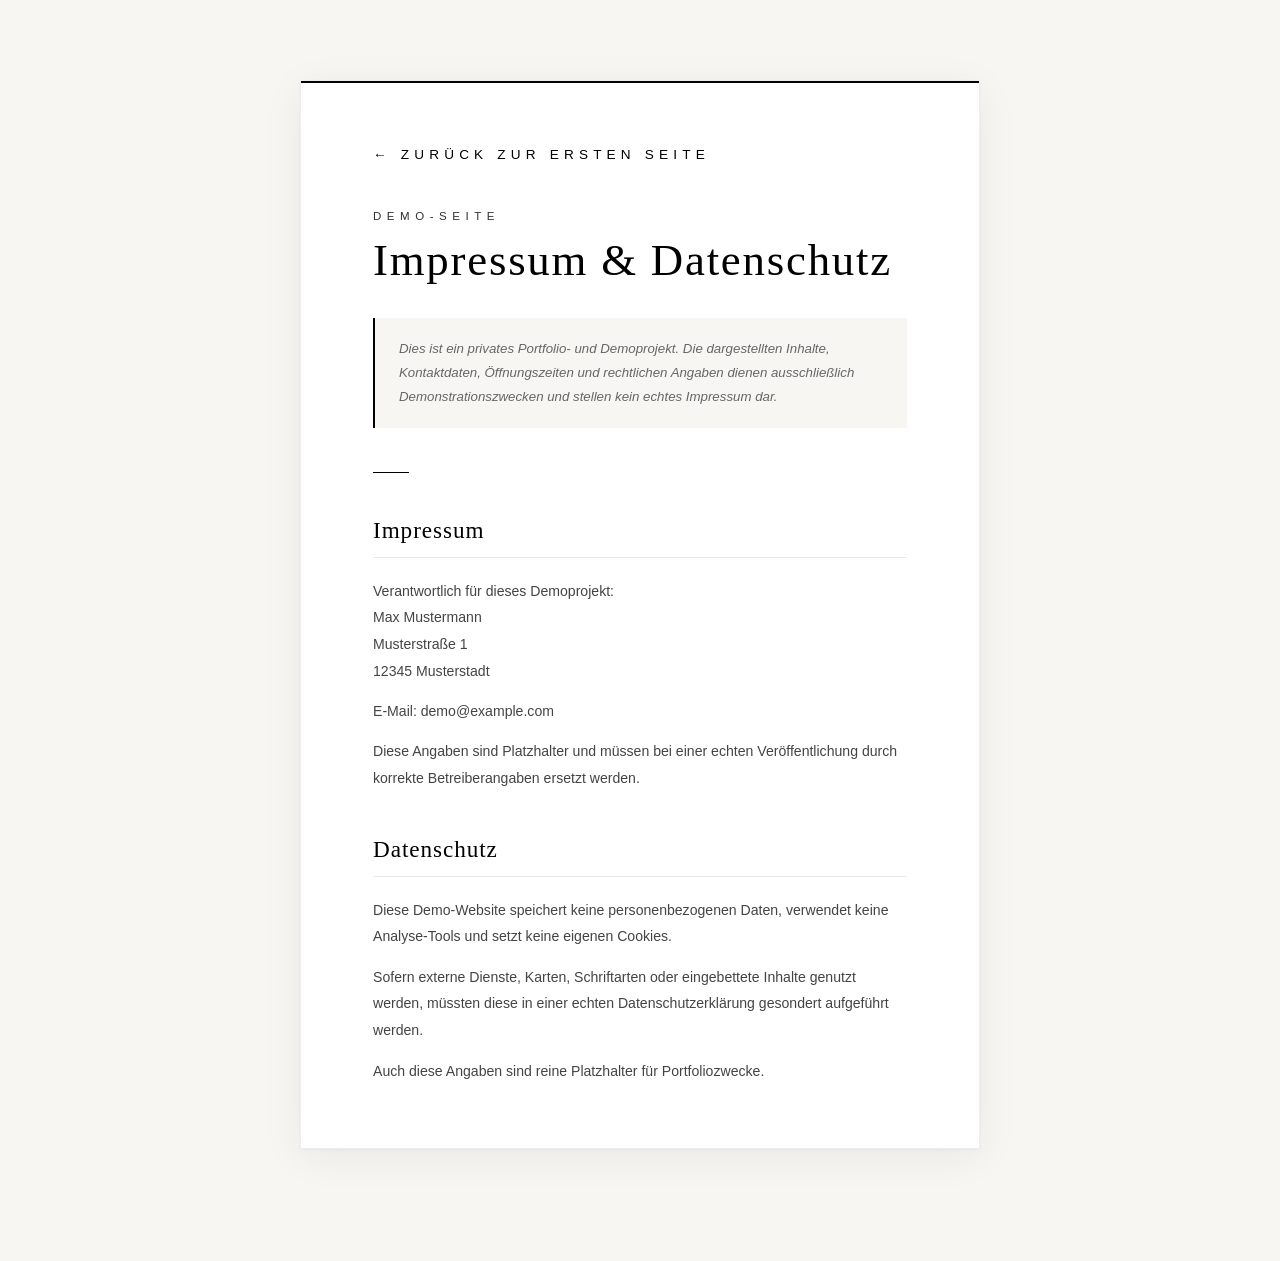
<file: pages-html/impressum-datenschutz.html>
<!DOCTYPE html>
<html lang="de">
<head>
  <meta charset="UTF-8">
  <meta name="viewport" content="width=device-width, initial-scale=1.0">
  <title>Impressum & Datenschutz · Demo</title>
  <link rel="stylesheet" href="/css/base.css">
  <link rel="stylesheet" href="/css/home.css">
  <link rel="stylesheet" href="/css/legal.css">
</head>
<body>
  <main class="legal-page">
    <section class="legal-card">
      <a href="/index.html" class="legal-back">← Zurück zur ersten Seite</a>

      <p class="legal-label">Demo-Seite</p>
      <h1>Impressum & Datenschutz</h1>

      <p class="legal-notice">
        Dies ist ein privates Portfolio- und Demoprojekt. Die dargestellten Inhalte,
        Kontaktdaten, Öffnungszeiten und rechtlichen Angaben dienen ausschließlich
        Demonstrationszwecken und stellen kein echtes Impressum dar.
      </p>

      <div class="legal-divider"></div>

      <section class="legal-section">
        <h2>Impressum</h2>
        <p>
          Verantwortlich für dieses Demoprojekt:<br>
          Max Mustermann<br>
          Musterstraße 1<br>
          12345 Musterstadt
        </p>
        <p>
          E-Mail: demo@example.com
        </p>
        <p>
          Diese Angaben sind Platzhalter und müssen bei einer echten Veröffentlichung
          durch korrekte Betreiberangaben ersetzt werden.
        </p>
      </section>

      <section class="legal-section">
        <h2>Datenschutz</h2>
        <p>
          Diese Demo-Website speichert keine personenbezogenen Daten, verwendet keine
          Analyse-Tools und setzt keine eigenen Cookies.
        </p>
        <p>
          Sofern externe Dienste, Karten, Schriftarten oder eingebettete Inhalte genutzt
          werden, müssten diese in einer echten Datenschutzerklärung gesondert aufgeführt
          werden.
        </p>
        <p>
          Auch diese Angaben sind reine Platzhalter für Portfoliozwecke.
        </p>
      </section>
    </section>
  </main>
</body>
</html>
</file>
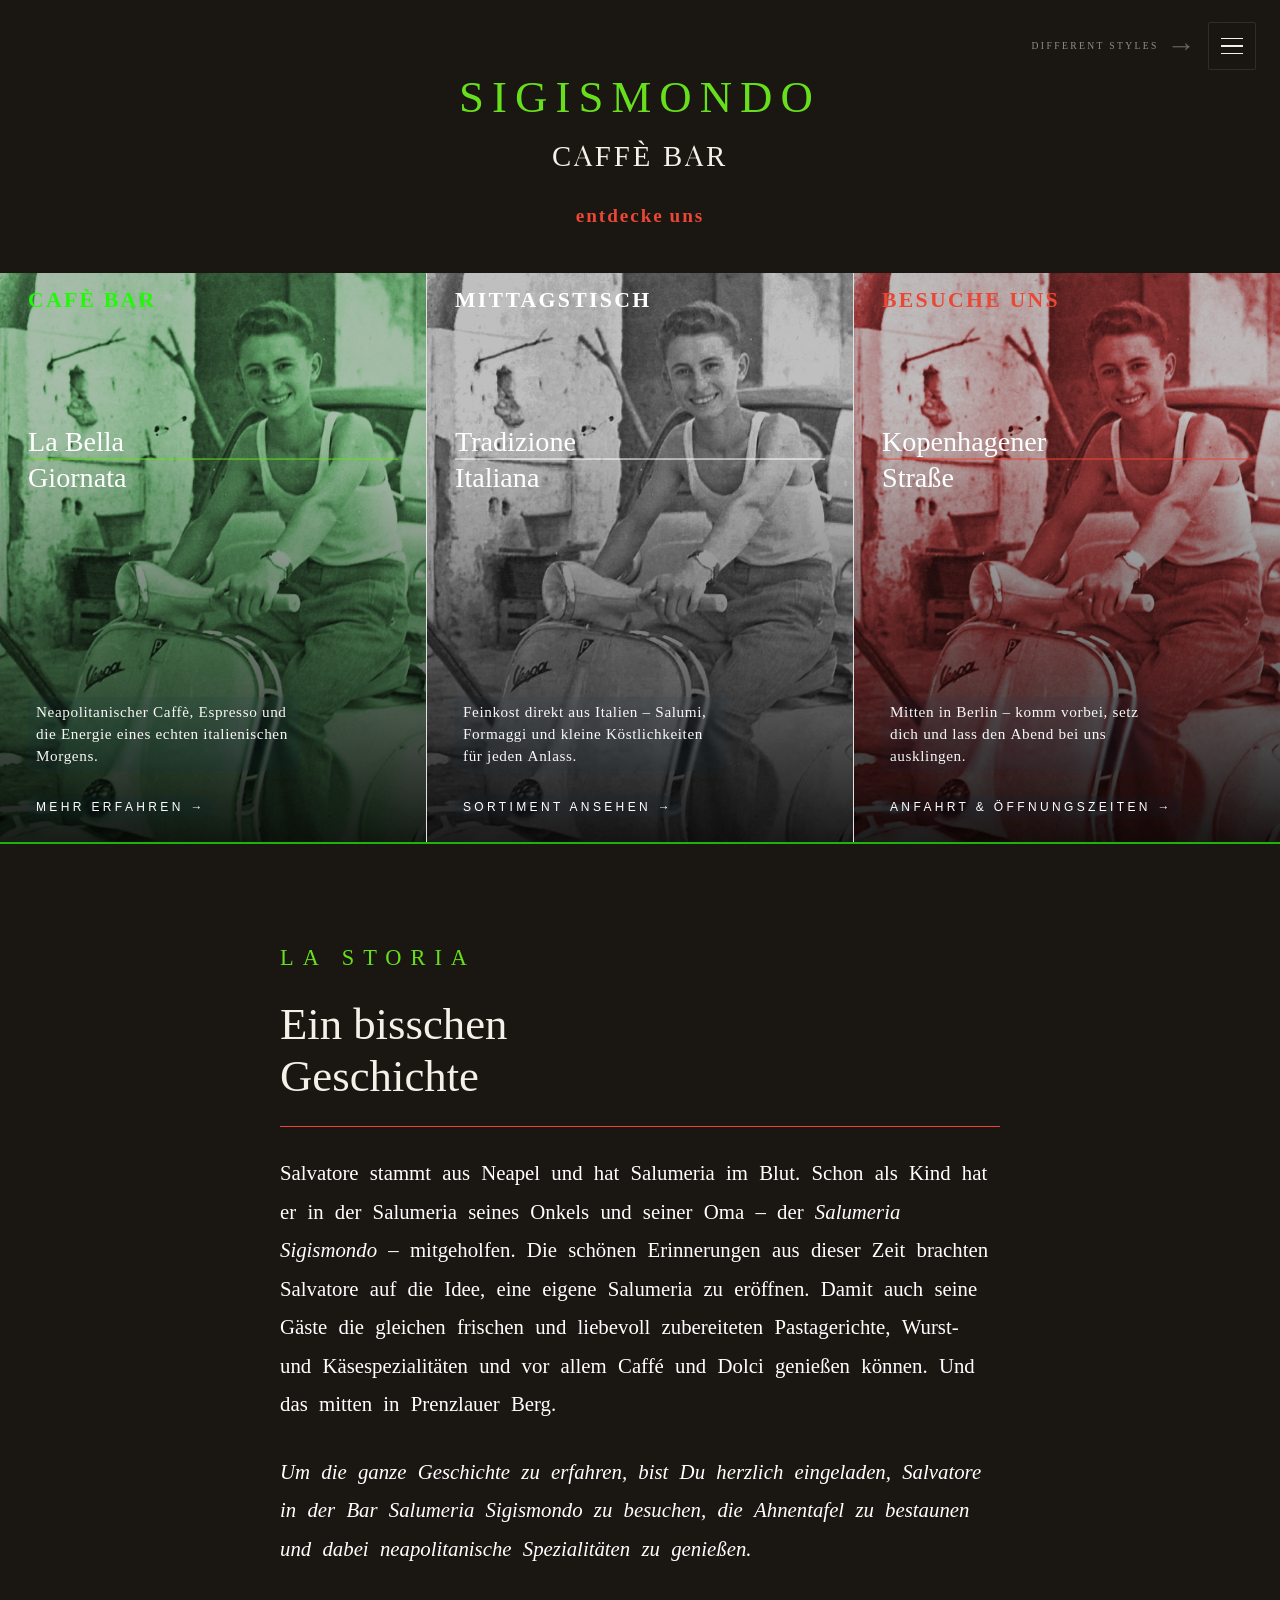
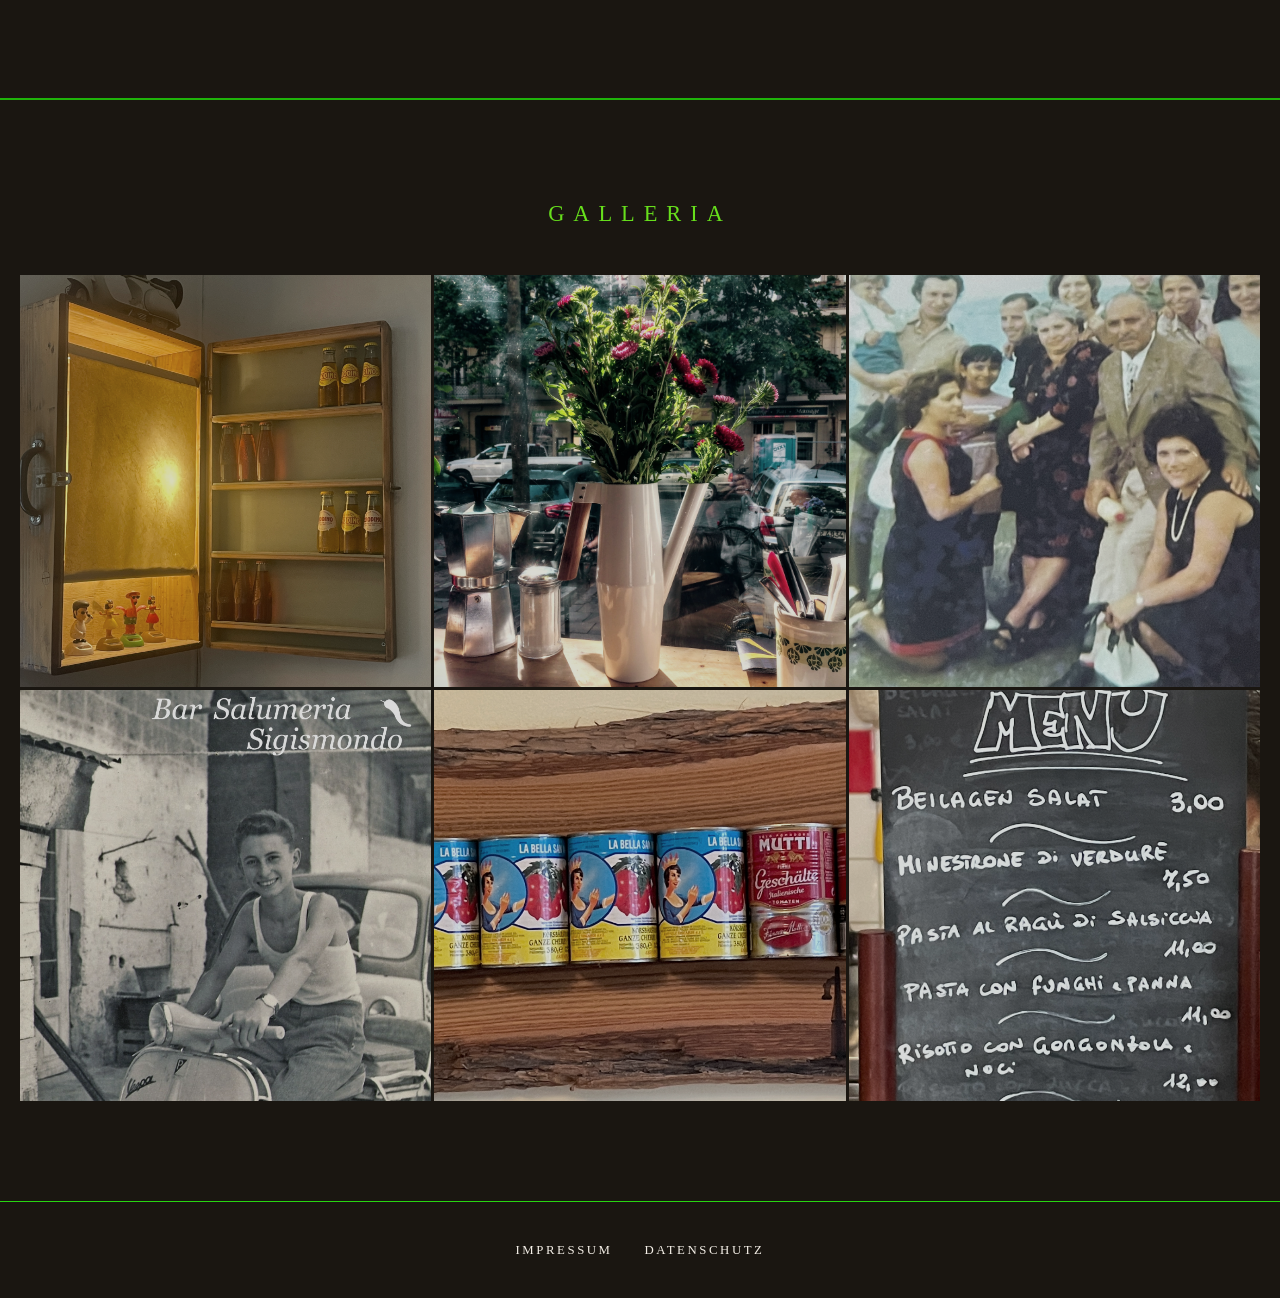
<file: pages-html/italian.html>
<!DOCTYPE html>
<html lang="de">
<head>
  <meta charset="UTF-8">
  <meta name="viewport" content="width=device-width, initial-scale=1.0">
  <title>Bar Salumeria Sigismondo</title>
  <link rel="stylesheet" href="/css/base.css">
  <link rel="stylesheet" href="/css/burger.css">
  <link rel="stylesheet" href="/css/drawer.css">
  <link rel="stylesheet" href="/css/italian.css">
  <script src="/js/burger.js" defer></script>
  <script src="/js/script.js" defer></script>
</head>
<body>

  <!-- ── Burger Label (entfernen wenn nicht mehr nötig) ── -->
  <div class="burger-label"><span class="burger-label-text">different Styles</span></div>

  <!-- ── Burger Button ── -->
  <button class="burger-btn" id="burger-btn" aria-label="Menü öffnen">
    <span class="burger-line"></span>
    <span class="burger-line"></span>
    <span class="burger-line"></span>
  </button>

  <!-- ── Burger Nav Panel ── -->
  <nav class="burger-nav" id="burger-nav">
    <div class="burger-nav-label"><span class="burger-nav-label-text">Zu den unterschiedlichen Seiten</span></div>
    <ul class="burger-nav-links">
      <li><a href="../index.html" class="burger-nav-link">Home</a></li>
      <li><a href="/pages-html/pop.html"   class="burger-nav-link">Blue-Azul</a></li>
      <li><a href="/pages-html/italian.html" class="burger-nav-link">Italian</a></li>
      <li><a href="/pages-html/artnouveau.html" class="burger-nav-link">Art Nouveau</a></li>
      <li><a href="/pages-html/comic.html" class="burger-nav-link">Comic</a></li>
    </ul>
    <div class="burger-nav-divider"></div>
 
  </nav>

  <!-- ── Burger Overlay ── -->
  <div class="burger-overlay" id="burger-overlay"></div>


  <div class="section-header">
    <h1 class="header-titel">Sigismondo</h1>
    <h3 class="header-untertitel">Caffè Bar</h3>
    <br>
    <br>
    <h4 class="header-cta">Entdecke uns</h4>
    <br>
   
  </div>

  <div class="modules">

    <!-- Modul 1 -->
    <div class="modul">
      <img class="modul-bg" src="/assets/images/vespa_gruen3_800.webp" alt="Bar">
      <div class="placeholder-icon"></div>
      <div class="modul-accent"></div>
      <div class="modul-overlay"></div>
      <div class="modul-arrow" data-drawer="drawer-1">→</div>
      <div class="modul-content">
        <div class="modul-nummer numero01"><span class="modul-nummer-text">Cafè Bar</span></div>
        <h2 class="modul-titel modul-titel-split">
          <span class="titolo-top line-first">La Bella</span>
          <span class="titolo-bottom">Giornata</span>
        </h2>
        <div class="modul-bottom">
        <p class="modul-text">Neapolitanischer Caffè, Espresso und die Energie eines echten italienischen Morgens.</p>
                <button class="modul-btn" data-drawer="drawer-1">Mehr erfahren →</button>
      </div>
      </div>
    </div>

    <!-- Modul 2 -->
    <div class="modul">
      <img class="modul-bg" src="/assets/images/vespa_weiss_800.webp" alt="Salumeria">
      <div class="placeholder-icon"></div>
      <div class="modul-accent"></div>
      <div class="modul-overlay"></div>
      <div class="modul-arrow" data-drawer="drawer-2">→</div>
      <div class="modul-content">
        <div class="modul-nummer"><span class="modul-nummer-text">Mittagstisch</span></div>
        <h2 class="modul-titel modul-titel-split">
          <span class="titolo-top line-first">Tradizione</span>
          <span class="titolo-bottom">Italiana</span>
        </h2>
        <div class="modul-bottom">
        <p class="modul-text">Feinkost direkt aus Italien – Salumi, Formaggi und kleine Köstlichkeiten für jeden Anlass.</p>
                <button class="modul-btn" data-drawer="drawer-2">Sortiment ansehen →</button>
      </div>
      </div>
    </div>

    <!-- Modul 3 -->
    <div class="modul">
      <img class="modul-bg" src="/assets/images/vespa_rot2-800.webp" alt="Location">
      <div class="placeholder-icon"></div>
      <div class="modul-accent"></div>
      <div class="modul-overlay"></div>
      <div class="modul-arrow" data-drawer="drawer-3">→</div>
      <div class="modul-content">
        <div class="modul-nummer numero03"><span class="modul-nummer-text">Besuche uns</span></div>
        <h2 class="modul-titel modul-titel-split">
          <span class="titolo-top line-first">Kopenhagener</span>
          <span class="titolo-bottom">Straße</span>
        </h2>
        <div class="modul-bottom">
        <p class="modul-text">Mitten in Berlin – komm vorbei, setz dich und lass den Abend bei uns ausklingen.</p>
                <button class="modul-btn" data-drawer="drawer-3">Anfahrt & Öffnungszeiten →</button>
      </div>
      </div>
    </div>

  </div>

  <!-- ── Sektion: Geschichte ── -->
  <section class="section-storia">
    <div class="storia-inner">
      <div class="storia-label"><span class="storia-label-text">La Storia</span></div>
      <h2 class="storia-titel">Ein bisschen<br>Geschichte</h2>
      <div class="storia-line"></div>
      <p class="storia-text">Salvatore stammt aus Neapel und hat Salumeria im Blut. Schon als Kind hat er in der Salumeria seines Onkels und seiner Oma – der <em>Salumeria Sigismondo</em> – mitgeholfen. Die schönen Erinnerungen aus dieser Zeit brachten Salvatore auf die Idee, eine eigene Salumeria zu eröffnen. Damit auch seine Gäste die gleichen frischen und liebevoll zubereiteten Pastagerichte, Wurst- und Käsespezialitäten und vor allem Caffé und Dolci genießen können. Und das mitten in Prenzlauer Berg.</p>
      <p class="storia-text storia-invite">Um die ganze Geschichte zu erfahren, bist Du herzlich eingeladen, Salvatore in der Bar Salumeria Sigismondo zu besuchen, die Ahnentafel zu bestaunen und dabei neapolitanische Spezialitäten zu genießen.</p>
    </div>
  </section>



  <!-- ── Sektion: Galerie ── -->
  <section class="section-gallery">
    <div class="gallery-label"><span class="gallery-label-text">Galleria</span></div>
    <div class="gallery-grid">
      <div class="gallery-item"><img src="/assets/images/koffer.JPG" alt="Sigismondo"></div>
      <div class="gallery-item"><img src="/assets/images/kanne_fenster.JPG" alt="Sigismondo"></div>
      <div class="gallery-item"><img src="/assets/images/laFamiglia.JPG" alt="Sigismondo"></div>
      <div class="gallery-item"><img src="/assets/images/vespa_800.webp" alt="Sigismondo"></div>
      <div class="gallery-item"><img src="/assets/images/tomaten.JPG" alt="Sigismondo"></div>
      <div class="gallery-item"><img src="/assets/images/mittagstisch.JPG" alt="Sigismondo"></div>
    </div>
  </section>
  
<footer>
  <nav class="footer-links">
    <a href="/pages-html/impressum-datenschutz.html">Impressum</a>
    <a href="/pages-html/impressum-datenschutz.html">Datenschutz</a>
  </nav>
</footer>

  <div class="drawer-backdrop" id="drawer-backdrop"></div>

  <!-- Drawer 1 -->
  <div class="drawer" id="drawer-1">
    <div class="drawer-inner">
      <button class="drawer-close">✕</button>
      <h3 class="drawer-titel">Cafè Bar</h3>
      <div class="drawer-content">
        <p class="drawer-text"><em class="drawer-highlight">Sfogliatelle, Cornetti, Codine, Tartelle al Limone, Cannoli …</em><br>
        <span class="drawer-beschreibung">Ab 8.30 Uhr morgens den Tag mit italienischen Leckereien und typisch neapolitanischem Caffé versüßen.</span></p>
        <p class="drawer-text"><span class="drawer-snacks">Panini, Antipasti, Toast …</span><br>
        <span class="drawer-beschreibung">Frisch belegtes Panino aus unserer Frischetheke oder ein kleiner Antipastiteller mit italienischen Wurst- und Käsespezialitäten.</span></p>
        <p class="drawer-text"><em class="drawer-highlight">Getränke</em><br>
        <span class="drawer-beschreibung">Neapolitanischer Caffé, frisch gepresste Säfte, Aperitivi, Chinotto, Lemonsoda und vieles mehr.</span></p>
      </div>
    </div>
  </div>

  <!-- Drawer 2 -->
  <div class="drawer" id="drawer-2">
    <div class="drawer-inner">
      <button class="drawer-close">✕</button>
      <h3 class="drawer-titel">Mittagstisch</h3>
      <div class="drawer-content">
        <p class="drawer-text drawer-intro">Wir haben eine täglich wechselnde Mittagskarte – eine Auswahl zwischen Suppe, drei Pastagerichten, verschiedenen Salaten und weiteren Vorspeisen. Alle Gerichte selbstverständlich auch für außer Haus.</p>
        <br>
        <h2 class="drawer-karte-titel">Beispielkarte:</h2>
        <br>
        <p class="drawer-text"><em class="drawer-highlight">Antipasti</em><br>
        Insalatina di contorno <span style="color: var(--warm-gray)" class="drawer-uebersetzung">— Beilagensalat</span><br>
        Insalata ai frutti di mare <span style="color: var(--warm-gray)" class="drawer-uebersetzung">— Meeresfrüchtesalat</span><br>
        Ribollita <span style="color: var(--warm-gray)" class="drawer-uebersetzung">— typische toskanische Suppe</span></p>
        <p class="drawer-text"><em class="drawer-highlight">Pasta</em><br>
        <span class="drawer-gericht">Penne con melanzane, pomodorini freschi e ricotta salata</span><br>
        <span class="drawer-gericht">Spaghetti con sugo di polipetti</span><br>
        <span class="drawer-gericht">Lasagne con ragú di salsiccia</span></p>
        <p class="drawer-text"><em class="drawer-highlight">Dolci</em><br>
        <span class="drawer-gericht">Tiramisú · Profiteroles</span></p>
      </div>
    </div>
  </div>

  <!-- Drawer 3 -->
  <div class="drawer" id="drawer-3">
    <div class="drawer-inner">
      <button class="drawer-close">✕</button>
      <h3 class="drawer-titel">Besuche uns</h3>
      <div class="drawer-content addresse">
        <p class="drawer-text"><em class="drawer-highlight">Adresse</em> <span class="drawer-maps-hinweis">link zu googleMaps</span><br>
        <a href="https://www.google.com/maps/place/Bar+Salumeria+Sigismondo/@52.54903,13.4089754,630m" target="_blank" class="maps-link">Kopenhagener Straße 14 · 10437 Berlin · Prenzlauer Berg →</a></p>
        <p class="drawer-text"><span class="drawer-oeffnungszeiten-titel">Öffnungszeiten</span><br>
        <span class="drawer-oeffnungszeiten-wochentag">Mo – Fr: 8.30 – 16.30 Uhr</span><br>
        <span class="drawer-oeffnungszeiten-wochentag">Sa – So: 9.00 – 16.00 Uhr</span></p>
        <p class="drawer-text"><em class="drawer-highlight">Anfahrt</em><br>
        <span class="drawer-anfahrt-beschreibung">U-Bahn Schönhauser Allee (U2) oder S-Bahn Schönhauserallee (S41/S42) · Tram M1 Haltestelle Schönhauserallee</span></p>
        <p class="drawer-text drawer-abschluss">Wir freuen uns auf dich — <em class="drawer-highlight">cash only.</em></p>
       </div>
    </div>
  </div>

</body>
</html>
</file>
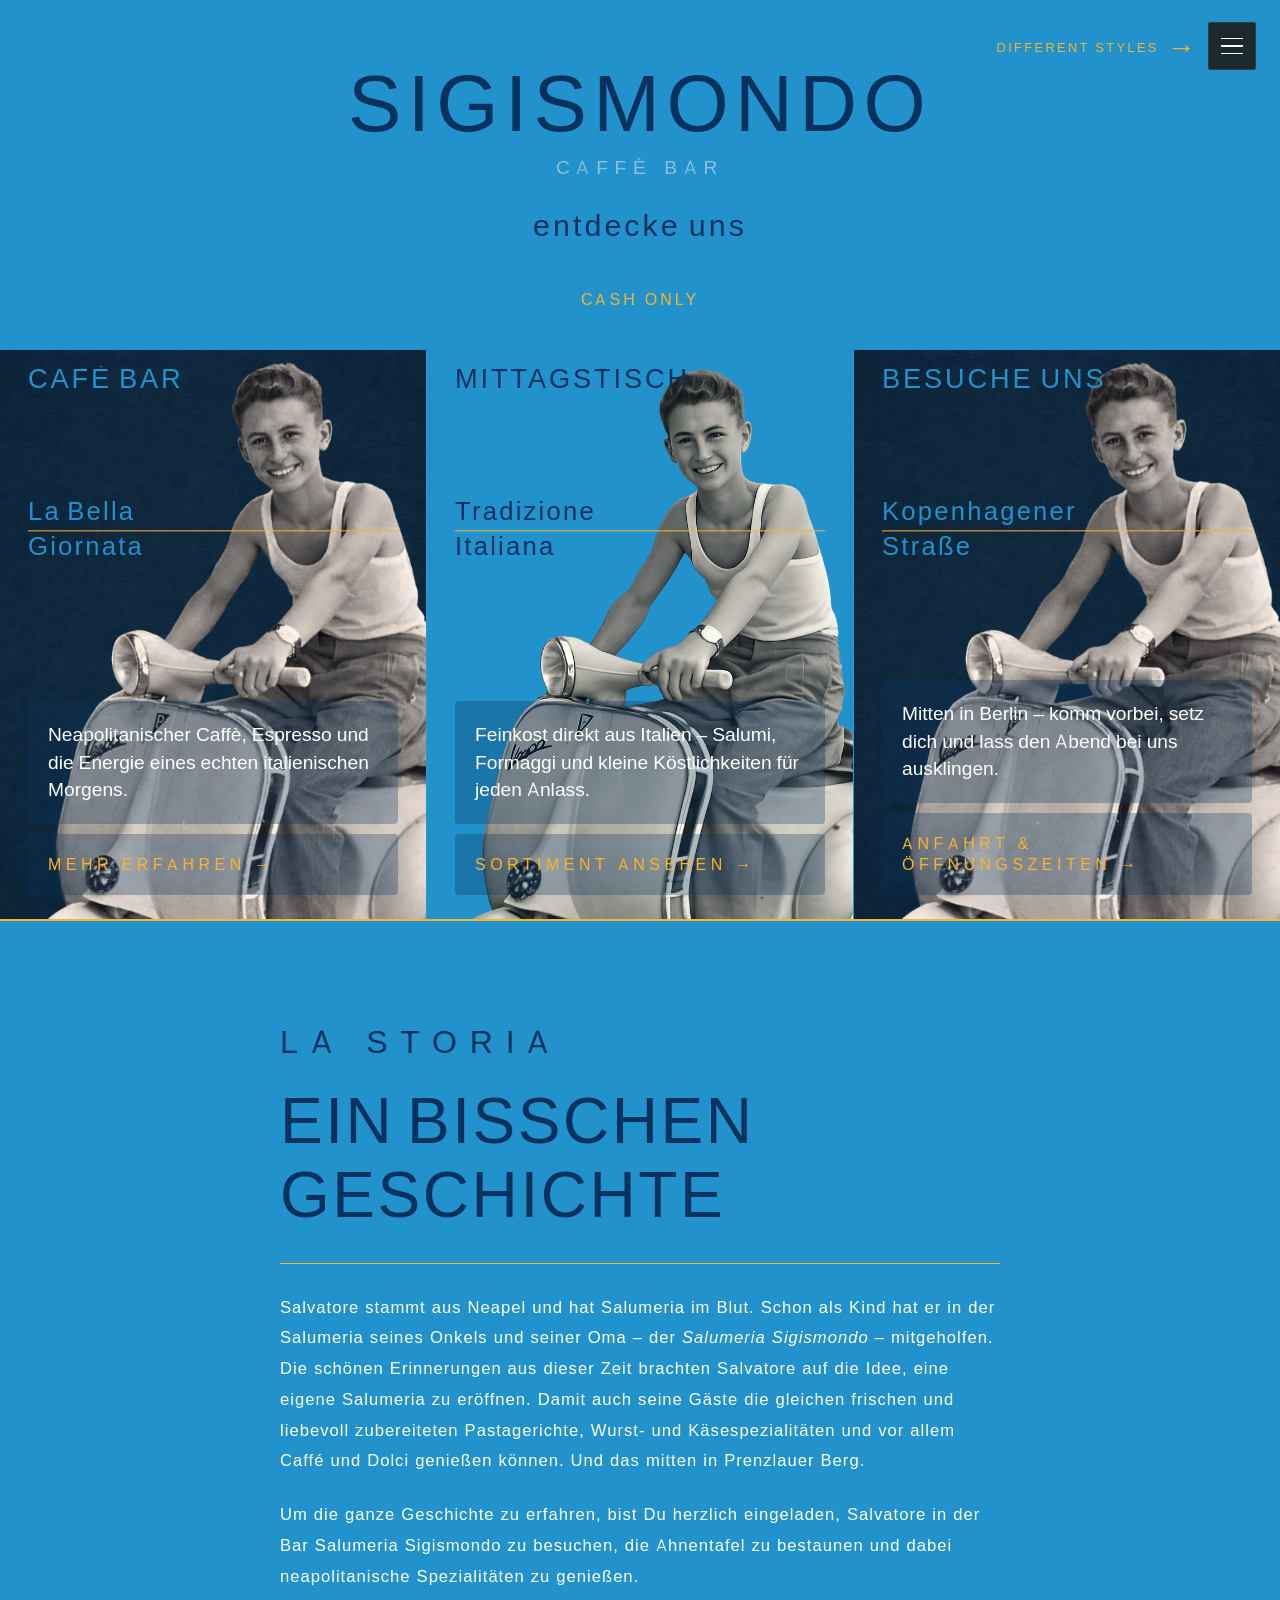
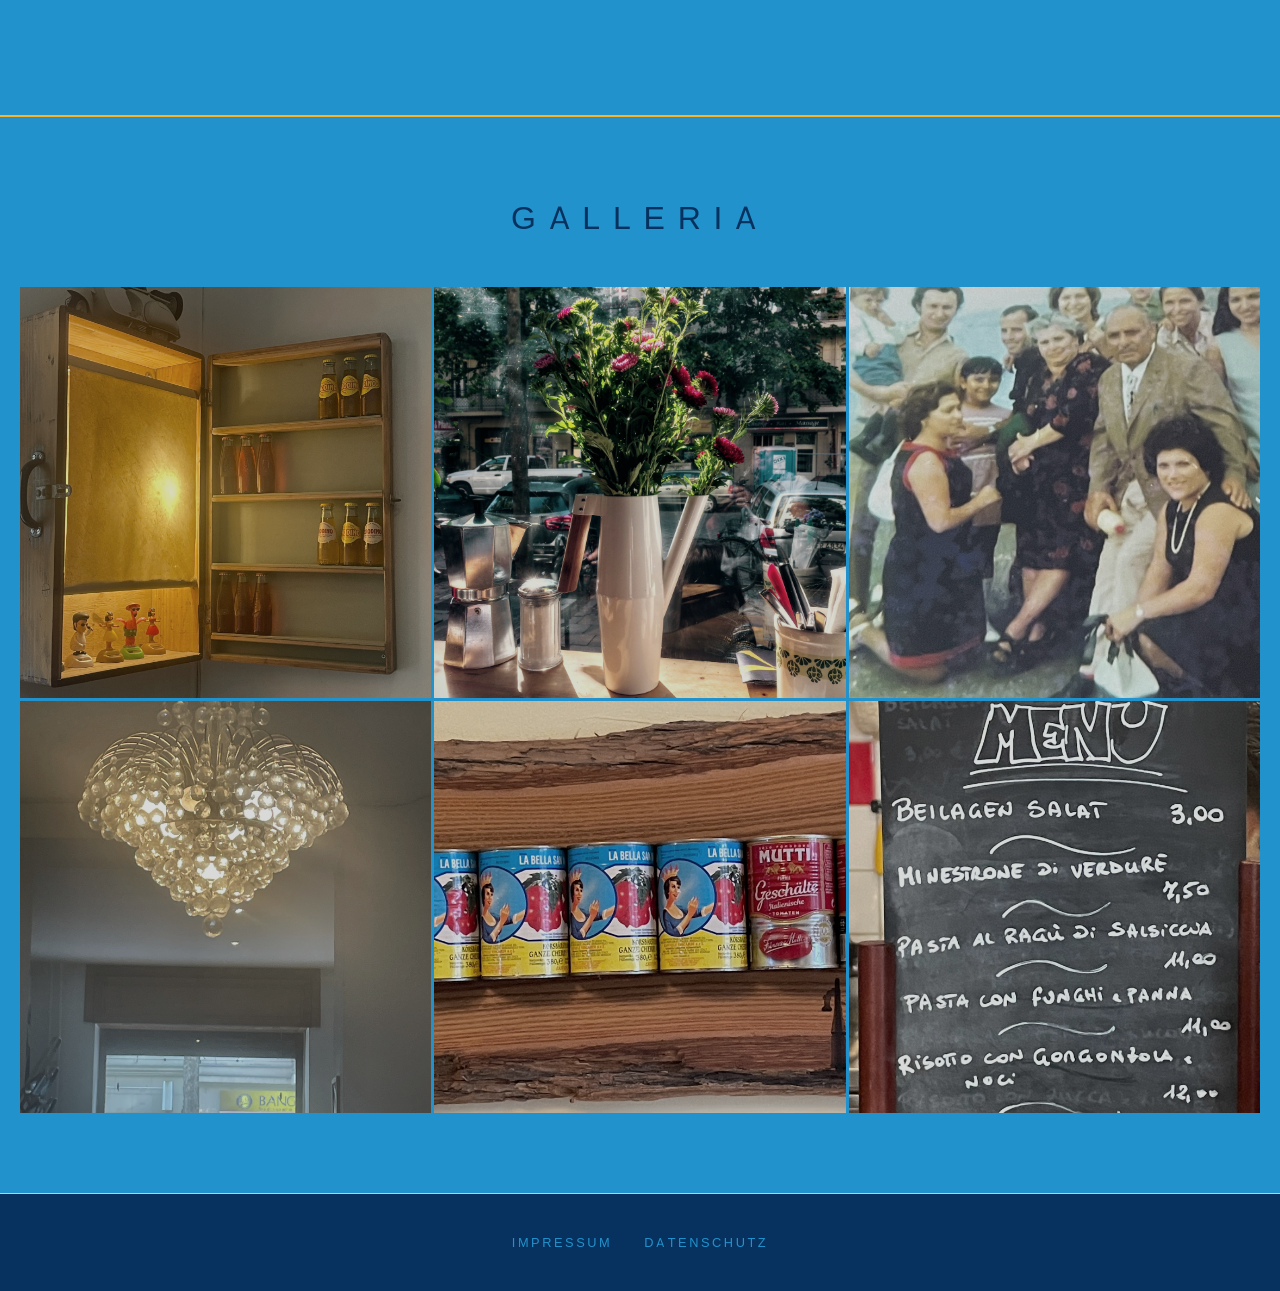
<file: pages-html/pop.html>
<!DOCTYPE html>
<html lang="de">
<head>
  <meta charset="UTF-8">
  <meta name="viewport" content="width=device-width, initial-scale=1.0">
  <title>Bar Salumeria Sigismondo</title>
  <link rel="stylesheet" href="/css/base.css">
  <link rel="stylesheet" href="/css/burger.css">
  <link rel="stylesheet" href="/css/drawer.css">
  <link rel="stylesheet" href="/css/pop.css">
  <script src="/js/burger.js" defer></script>
  <script src="/js/script.js" defer></script>
</head>
<body>


    <div class="burger-label"><span class="burger-label-text">different Styles</span></div>
  <!-- ── Burger Button ── -->
  <button class="burger-btn" id="burger-btn" aria-label="Menü öffnen">
    
    <span class="burger-line"></span>
    <span class="burger-line"></span>
    <span class="burger-line"></span>
  </button>

  <!-- ── Burger Nav Panel ── -->
  <nav class="burger-nav" id="burger-nav">
    <div class="burger-nav-label"><span class="burger-nav-label-text">Unterschiedliche Seiten Layout</span></div>
    <ul class="burger-nav-links">
      <li><a href="../index.html" class="burger-nav-link">Home</a></li>
      <li><a href="pop.html"   class="burger-nav-link">Blue-Azul</a></li>
      <li><a href="italian.html" class="burger-nav-link">Italian</a></li>
      <li><a href="/pages-html/artnouveau.html" class="burger-nav-link">Art Nouveau</a></li>
      <li><a href="/pages-html/comic.html" class="burger-nav-link">Comic</a></li>
    </ul>
    <div class="burger-nav-divider"></div>

  </nav>

  <div class="burger-overlay" id="burger-overlay"></div>

  <!-- ── Dein Inhalt hier ── -->
  <div class="section-header">
    <h1 class="header-titel">Sigismondo</h1>
    <h3 class="header-untertitel">Caffè Bar</h3>
    <br>
    <span class="header-cta">Entdecke uns</span>
    <br><br>
    <span class="header-hinweis">cash only</span>
  </div>

  <!-- Module, Sektionen etc. hier einfügen (gleiche Struktur wie index.html) -->
     <div class="modules">

    <!-- Modul 1 -->
    <div class="modul">
      <img class="modul-bg" src="/assets/images/Vespa-dunkelblau.webp" alt="Bar">
      <div class="placeholder-icon"></div>
      <div class="modul-accent"></div>
      <div class="modul-overlay"></div>
      <div class="modul-arrow" data-drawer="drawer-1">→</div>
      <div class="modul-content">
        <div class="modul-nummer numero01"><span class="modul-nummer-text">Cafè Bar</span></div>
          <h2 class="modul-titel modul-titel-split">
            <span class="titolo-top line-first">La Bella</span>
            <span class="titolo-bottom">Giornata</span>
          </h2>
        <div class="modul-bottom">
        <p class="modul-text">Neapolitanischer Caffè, Espresso und die Energie eines echten italienischen Morgens.</p>
                <button class="modul-btn" data-drawer="drawer-1">Mehr erfahren →</button>
      </div>
      </div>
    </div>

    <!-- Modul 2 -->
    <div class="modul">
      <img class="modul-bg" src="/assets/images/Vespa_freigestellt.png" alt="Salumeria">
      <div class="placeholder-icon"></div>
      <div class="modul-accent"></div>
      <div class="modul-overlay"></div>
      <div class="modul-arrow" data-drawer="drawer-2">→</div>
      <div class="modul-content">
        <div class="modul-nummer"><span class="modul-nummer-text middle">Mittagstisch</span></div>
          <h2 class="modul-titel modul-titel-split">
            <span class="titolo-top line-first middle">Tradizione</span>
            <span class="titolo-bottom middle">Italiana</span>
          </h2>
        <div class="modul-bottom">
        <p class="modul-text">Feinkost direkt aus Italien – Salumi, Formaggi und kleine Köstlichkeiten für jeden Anlass.</p>
                <button class="modul-btn" data-drawer="drawer-2">Sortiment ansehen →</button>
      </div>
      </div>
    </div>

    <!-- Modul 3 -->
    <div class="modul">
      <img class="modul-bg" src="/assets/images/Vespa-dunkelblau.webp" alt="Location">
      <div class="placeholder-icon"></div>
      <div class="modul-accent"></div>
      <div class="modul-overlay"></div>
      <div class="modul-arrow" data-drawer="drawer-3">→</div>
      <div class="modul-content">
        <div class="modul-nummer numero03"><span class="modul-nummer-text">Besuche uns</span></div>
          <h2 class="modul-titel modul-titel-split">
            <span class="titolo-top line-first">Kopenhagener</span>
            <span class="titolo-bottom">Straße</span>
          </h2>
        <div class="modul-bottom">
        <p class="modul-text">Mitten in Berlin – komm vorbei, setz dich und lass den Abend bei uns ausklingen.</p>
                <button class="modul-btn" data-drawer="drawer-3">Anfahrt & Öffnungszeiten →</button>
      </div>
      </div>
    </div>

  </div>

  <!-- ── Sektion: Geschichte ── -->
  <section class="section-storia">
    <div class="storia-inner">
      <div class="storia-label"><span class="storia-label-text">La Storia</span></div>
      <h2 class="storia-titel">Ein bisschen<br>Geschichte</h2>
      <div class="storia-line"></div>
      <p class="storia-text">Salvatore stammt aus Neapel und hat Salumeria im Blut. Schon als Kind hat er in der Salumeria seines Onkels und seiner Oma – der <em>Salumeria Sigismondo</em> – mitgeholfen. Die schönen Erinnerungen aus dieser Zeit brachten Salvatore auf die Idee, eine eigene Salumeria zu eröffnen. Damit auch seine Gäste die gleichen frischen und liebevoll zubereiteten Pastagerichte, Wurst- und Käsespezialitäten und vor allem Caffé und Dolci genießen können. Und das mitten in Prenzlauer Berg.</p>
      <p class="storia-text storia-invite">Um die ganze Geschichte zu erfahren, bist Du herzlich eingeladen, Salvatore in der Bar Salumeria Sigismondo zu besuchen, die Ahnentafel zu bestaunen und dabei neapolitanische Spezialitäten zu genießen.</p>
    </div>
  </section>

  <!-- ── Sektion: Events ── -->
  <!-- <section class="section-events">
    <div class="events-inner">
      <div class="events-label">Eventi Privati</div>
      <h2 class="events-titel">Geburtstage &<br>besondere Anlässe</h2>
      <div class="events-line"></div>
      <p class="events-text">Ihr sucht einen besonderen Ort für euren Anlass? Die Bar Salumeria Sigismondo lässt sich für private Feiern, Geburtstage und Firmenevents reservieren. Schreibt uns einfach – wir melden uns zurück.</p>
      <a href="/cdn-cgi/l/email-protection#c4a7abaab0a5b0b0ab84a6a5b6b7ada3adb7a9abaaa0abeaa7aba9" class="events-btn">Anfrage senden →</a>
      <br>
      <h1 class="events-label cash">Cash Only</h1>
    </div>
   
  </section> -->

  <!-- ── Sektion: Galerie ── -->
  <section class="section-gallery">
    <div class="gallery-label"><span class="gallery-label-text">Galleria</span></div>
    <div class="gallery-grid">
      <div class="gallery-item"><img src="/assets/images/koffer.JPG" alt="Sigismondo"></div>
      <div class="gallery-item"><img src="/assets/images/kanne_fenster.JPG" alt="Sigismondo"></div>
      <div class="gallery-item"><img src="/assets/images/laFamiglia.JPG" alt="Sigismondo"></div>
      <div class="gallery-item"><img src="/assets/images/kronleuchter.JPG" alt="Sigismondo"></div>
      <div class="gallery-item"><img src="/assets/images/tomaten.JPG" alt="Sigismondo"></div>
      <div class="gallery-item"><img src="/assets/images/mittagstisch.JPG" alt="Sigismondo"></div>
    </div>
  </section>

<footer>
  <nav class="footer-links">
    <a href="/pages-html/impressum-datenschutz.html">Impressum</a>
    <a href="/pages-html/impressum-datenschutz.html">Datenschutz</a>
  </nav>
</footer>

  <div class="drawer-backdrop" id="drawer-backdrop"></div>

   <!-- Drawer 1 -->
  <div class="drawer" id="drawer-1">
    <div class="drawer-inner">
      <button class="drawer-close">✕</button>
      <h3 class="drawer-titel">Cafè Bar</h3>
      <div class="drawer-content">
        <p class="drawer-text"><em class="drawer-highlight">Sfogliatelle, Cornetti, Codine, Tartelle al Limone, Cannoli …</em><br>
        <span class="drawer-beschreibung">Ab 8.30 Uhr morgens den Tag mit italienischen Leckereien und typisch neapolitanischem Caffé versüßen.</span></p>
        <p class="drawer-text"><span class="drawer-snacks">Panini, Antipasti, Toast …</span><br>
        <span class="drawer-beschreibung">Frisch belegtes Panino aus unserer Frischetheke oder ein kleiner Antipastiteller mit italienischen Wurst- und Käsespezialitäten.</span></p>
        <p class="drawer-text"><em class="drawer-highlight">Getränke</em><br>
        <span class="drawer-beschreibung">Neapolitanischer Caffé, frisch gepresste Säfte, Aperitivi, Chinotto, Lemonsoda und vieles mehr.</span></p>
      </div>
    </div>
  </div>

  <!-- Drawer 2 -->
  <div class="drawer" id="drawer-2">
    <div class="drawer-inner">
      <button class="drawer-close">✕</button>
      <h3 class="drawer-titel">Mittagstisch</h3>
      <div class="drawer-content">
        <p class="drawer-text drawer-intro">Wir haben eine täglich wechselnde Mittagskarte – eine Auswahl zwischen Suppe, drei Pastagerichten, verschiedenen Salaten und weiteren Vorspeisen. Alle Gerichte selbstverständlich auch für außer Haus.</p>
        <br>
        <h2 class="drawer-karte-titel">Beispielkarte:</h2>
        <br>
        <p class="drawer-text"><em class="drawer-highlight">Antipasti</em><br>
        Insalatina di contorno <span  class="drawer-uebersetzung">— Beilagensalat</span><br>
        Insalata ai frutti di mare <span  class="drawer-uebersetzung">— Meeresfrüchtesalat</span><br>
        Ribollita <span  class="drawer-uebersetzung">— typische toskanische Suppe</span></p>
        <p class="drawer-text"><em class="drawer-highlight">Pasta</em><br>
        <span class="drawer-gericht">Penne con melanzane, pomodorini freschi e ricotta salata</span><br>
        <span class="drawer-gericht">Spaghetti con sugo di polipetti</span><br>
        <span class="drawer-gericht">Lasagne con ragú di salsiccia</span></p>
        <p class="drawer-text"><em class="drawer-highlight">Dolci</em><br>
        <span class="drawer-gericht">Tiramisú · Profiteroles</span></p>
      </div>
    </div>
  </div>

  <!-- Drawer 3 -->
  <div class="drawer" id="drawer-3">
    <div class="drawer-inner">
      <button class="drawer-close">✕</button>
      <h3 class="drawer-titel">Besuche uns</h3>
      <div class="drawer-content addresse">
        <p class="drawer-text"><em class="drawer-highlight adresse">Adresse: </em> <span class="drawer-maps-hinweis"> <br>link zu googleMaps</span><br>
        <a href="https://www.google.com/maps/place/Bar+Salumeria+Sigismondo/@52.54903,13.4089754,630m" target="_blank" class="maps-link">Kopenhagener Straße 14 · 10437 Berlin · Prenzlauer Berg →</a></p>
        <p class="drawer-text"><span class="drawer-oeffnungszeiten-titel">Öffnungszeiten</span><br>
        <span class="drawer-oeffnungszeiten-wochentag">Mo – Fr: 8.30 – 16.30 Uhr</span><br>
        <span class="drawer-oeffnungszeiten-wochentag">Sa – So: 9.00 – 16.00 Uhr</span></p>
        <p class="drawer-text"><em class="drawer-highlight">Anfahrt</em><br>
        <span class="drawer-anfahrt-beschreibung">U-Bahn Schönhauser Allee (U2) oder S-Bahn Schönhauserallee (S41/S42) · Tram M1 Haltestelle Schönhauserallee</span></p>
        <p class="drawer-text drawer-abschluss">Wir freuen uns auf dich <em class="drawer-highlight">cash only.</em></p>
       </div>
    </div>
  </div>

</body>
</html>
</file>
<file: css/base.css>
/* ═══════════════════════════════════════════
   BASE.CSS — Sigismondo · Strukturelle Basis
   Nur Layout & Struktur. Keine Theme-Farben.
   Farb-Fallbacks: schwarz / weiß / neutral.
   ═══════════════════════════════════════════ */


/* ══════════════════════════════════════
   DESIGN TOKENS — neutral / strukturell
   ══════════════════════════════════════ */

:root {
  /* Farben: nur neutrale Fallbacks — werden von jeder Seite überschrieben */
  --cream:      #ffffff;
  --white:      #ffffff;
  --warm-gray:  #888888;
  --red:        #000000;
  --gold:       #000000;
  --dark:       #000000;
  --accent:     #000000;
  --highlight:  #000000;

  /* Fonts: generische Fallbacks — werden von jeder Seite überschrieben */
  --font-display: serif;
  --font-body:    sans-serif;

  /* Header Tokens — Größen/Abstände strukturell, Farben neutral */
  --header-size:          0.75rem;
  --header-spacing:       0.3em;
  --header-h1-size:       2.8rem;
  --header-h1-spacing:    0.18em;
  --header-h1-transform:  uppercase;
  --header-h1-style:      normal;
  --header-h1-color:      #000000;
  --header-h3-size:       1.8rem;
  --header-h3-spacing:    0.1em;
  --header-h3-transform:  uppercase;
  --header-h3-style:      normal;
  --header-h3-color:      #000000;

  /* Modul Tokens */
  --modul-nummer-weight:  bold;
  --modul-nummer-style:   normal;
  --modul-titel-style:    normal;
  --modul-titel-weight:   400;
  --modul-text-style:     normal;
  --modul-btn-size:       0.75rem;
  --modul-btn-spacing:    0.28em;
  --modul-btn-style:      normal;

  /* Burger */
  --burger-link-size:     2rem;
  --burger-link-style:    italic;

  /* Drawer */
  --drawer-bg:            #000000;
  --drawer-border:        rgba(0,0,0,0.10);
  --drawer-titel-style:   bold;
}


/* ══════════════════════════════════════
   RESET
   ══════════════════════════════════════ */

*, *::before, *::after {
  margin: 0;
  padding: 0;
  box-sizing: border-box;
}


/* ══════════════════════════════════════
   BODY
   ══════════════════════════════════════ */

body {
  background: #ffffff;
  color: #000000;
  font-family: var(--font-body);
}


/* ══════════════════════════════════════
   SECTION HEADER
   ══════════════════════════════════════ */

.section-header {
  text-align: center;
  padding: 0 0px 20px;
  letter-spacing: var(--header-spacing);
  text-transform: uppercase;
  font-size: var(--header-size);
  color: #000000;
}

.header-titel {
  display: block;
  font-family: var(--font-display);
  font-size: var(--header-h1-size);
  letter-spacing: var(--header-h1-spacing);
  text-transform: var(--header-h1-transform);
  font-style: var(--header-h1-style);
  color: var(--header-h1-color);
  font-weight: 400;
  margin-top:4rem;
  margin-bottom: 12px;
}


.header-untertitel {
  display: block;
  font-family: var(--font-display);
  font-size: var(--header-h3-size);
  letter-spacing: var(--header-h3-spacing);
  text-transform: var(--header-h3-transform);
  font-style: var(--header-h3-style);
  color: var(--header-h3-color);
  font-weight: 400;
  margin-top: 12px;
}

.header-cta {
  display: block;
  font-family: var(--font-display);
  font-size: 1.2rem;
  letter-spacing: 0.1em;
  text-transform: lowercase;
  color: #000000;
  margin-bottom: 12px;
}


/* ══════════════════════════════════════
   MODULE GRID
   ══════════════════════════════════════ */

.modules {
  display: flex;
  width: 100%;
  max-width: 1500px;
  margin: 0 auto;
}

.modul {
  flex: 1;
  aspect-ratio: 3 / 4;
  position: relative;
  overflow: hidden;
  cursor: pointer;
}

.modul:nth-child(1) { background: #e0e0e0; }
.modul:nth-child(2) { background: #e0e0e0; }
.modul:nth-child(3) { background: #e0e0e0; }

.modul-bg {
  position: absolute;
  inset: 0;
  width: 100%;
  height: 100%;
  object-fit: cover;
  transition: transform 0.8s cubic-bezier(0.25, 0.46, 0.45, 0.94), filter 0.8s ease;
  filter: grayscale(30%) brightness(0.75);
}

.modul:hover .modul-bg {
  filter: grayscale(0%) brightness(0.6);
}

.modul::before {
  content: '';
  position: absolute;
  inset: 0;
  background-image: url("data:image/svg+xml,%3Csvg viewBox='0 0 256 256' xmlns='http://www.w3.org/2000/svg'%3E%3Cfilter id='noise'%3E%3CfeTurbulence type='fractalNoise' baseFrequency='0.9' numOctaves='4' stitchTiles='stitch'/%3E%3C/filter%3E%3Crect width='100%25' height='100%25' filter='url(%23noise)' opacity='0.08'/%3E%3C/svg%3E");
  background-size: 200px;
  z-index: 1;
  pointer-events: none;
  opacity: 0.4;
}

.modul-overlay {
  position: absolute;
  inset: 0;
  background: linear-gradient(to bottom, transparent 30%, rgba(0,0,0,0.3) 60%, rgba(0,0,0,0.85) 100%);
  z-index: 2;
  transition: opacity 0.5s ease;
}

.modul:hover .modul-overlay {
  background: linear-gradient(to bottom, transparent 20%, rgba(0,0,0,0.4) 55%, rgba(0,0,0,0.92) 100%);
}

/* Nummer oben, Titel absolut zentriert, Text+Button absolut unten */
.modul-content {
  position: absolute;
  inset: 0;
  z-index: 3;
  padding: 16px 28px 28px;
}

/* Nummer: oben links, im normalen Flow */
.modul-nummer {
  position: absolute;
  top: 16px;
  left: 28px;
  right: 28px;
  font-size: clamp(1rem, 1.7vw, 1.8rem);
  font-weight: var(--modul-nummer-weight);
  font-style: var(--modul-nummer-style);
  letter-spacing: clamp(0.08em, 0.18vw, 0.22em);
  text-transform: uppercase;
  color: #ffffff;
  line-height: 1.1;
  white-space: nowrap;
  overflow: hidden;
  text-overflow: ellipsis;
}

/* Titel: vertikal zentriert */
.modul-titel {
  position: absolute;
  top: 50%;
  left: 28px;
  right: 28px;
  transform: translateY(-50%);
  font-family: var(--font-display);
  font-size: clamp(1.7rem, 2.2vw, 2.8rem);
  font-style: var(--modul-titel-style);
  font-weight: var(--modul-titel-weight);
  line-height: 0.95;
  color: #ffffff;
  margin: 0;
}

/* Auf Desktop: Titel höher damit Text+Button unten Platz haben */
@media (min-width: 1021px) {
  .modul-titel {
    top: 38%;
    transform: translateY(-100%);
  }
}

.modul-titel-split {
  display: flex;
  flex-direction: column;
  gap: 0.10em;
}

.titolo-top,
.titolo-bottom {
  display: block;
}

.line-first {
  position: relative;
  padding-bottom: 0.22em;
}

.line-first::after {
  content: "";
  position: absolute;
  left: 0;
  right: 0;
  bottom: 0;
  height: 1px;
  background: var(--title-line-color, #ffffff);
}

/* Wrapper: Text + Button immer unten */
.modul-bottom {
  position: absolute;
  bottom: 24px;
  left: 28px;
  right: 28px;
  display: flex;
  flex-direction: column;
  gap: 10px;
}

.modul-text {
  font-size: clamp(0.95rem, 1.1vw, 1.05rem);
  font-style: var(--modul-text-style);
  line-height: 1.45;
  color: rgba(255, 255, 255, 0.96);
  font-weight: 300;
  max-width: 34ch;
}

.modul-line { display: none; }

.modul-btn {
  display: block;
  font-size: var(--modul-btn-size);
  font-style: var(--modul-btn-style);
  letter-spacing: var(--modul-btn-spacing);
  text-transform: uppercase;
  background: transparent;
  color: #ffffff;
  border: none;
  padding-bottom: 3px;
  cursor: pointer;
  text-align: left;
}

.modul-btn:hover { color: #cccccc; }

.modul-accent {
  position: absolute;
  top: 0; left: 0; right: 0;
  height: 2px;
  z-index: 4;
  transform: scaleX(0);
  transform-origin: left;
  transition: transform 0.6s ease;
}

.modul:hover .modul-accent { transform: scaleX(1); }

.modul:nth-child(1) .modul-accent { background: #000000; }
.modul:nth-child(2) .modul-accent { background: #ffffff; }
.modul:nth-child(3) .modul-accent { background: #000000; }

.modul + .modul { border-left: 1px solid rgba(255,255,255,0.06); }

.placeholder-icon {
  position: absolute;
  top: 50%; left: 50%;
  transform: translate(-50%, -70%);
  z-index: 0;
  font-size: 5rem;
  opacity: 0.07;
  pointer-events: none;
}

.modul-arrow { display: none; }


/* ══════════════════════════════════════
   SECTION: STORIA
   ══════════════════════════════════════ */

.section-storia {
  padding: 100px 20px;
  background: #ffffff;
  border-top: 1px solid #cccccc;
}

.storia-inner {
  max-width: 720px;
  margin: 0 auto;
}

.storia-label {
  font-size: 0.7rem;
  letter-spacing: 0.4em;
  text-transform: uppercase;
  color: #888888;
  margin-bottom: 24px;
}

.storia-titel {
  font-family: var(--font-display);
  font-size: clamp(2rem, 3.5vw, 3rem);
  font-weight: 400;
  line-height: 1.15;
  color: #000000;
}

.storia-line {
  width: 40px;
  height: 1px;
  background: #000000;
  margin: 28px 0;
}

.storia-text {
  font-size: clamp(0.95rem, 1.3vw, 1.05rem);
  line-height: 1.85;
  color: #333333;
  font-weight: 300;
  margin-bottom: 1.4em;
}

.storia-invite {
  color: #666666;
  font-style: italic;
}


/* ══════════════════════════════════════
   SECTION: EVENTS
   ══════════════════════════════════════ */

.section-events {
  padding: 100px 20px;
  border-top: 1px solid #cccccc;
}

.events-inner {
  max-width: 720px;
  margin: 0 auto;
}

.events-label {
  font-size: 0.7rem;
  letter-spacing: 0.4em;
  text-transform: uppercase;
  color: #888888;
  margin-bottom: 24px;
}

.events-titel {
  font-family: var(--font-display);
  font-size: clamp(2rem, 3.5vw, 3rem);
  font-weight: 400;
  line-height: 1.15;
  color: #000000;
}

.events-line {
  width: 40px;
  height: 1px;
  background: #000000;
  margin: 28px 0;
}

.events-text {
  font-size: clamp(0.95rem, 1.3vw, 1.05rem);
  line-height: 1.85;
  color: #333333;
  font-weight: 300;
  margin-bottom: 2em;
}

.events-btn {
  display: inline-block;
  font-size: 0.7rem;
  letter-spacing: 0.3em;
  text-transform: uppercase;
  color: #000000;
  border: 1px solid #cccccc;
  padding: 14px 28px;
  text-decoration: none;
  transition: border-color 0.3s ease, color 0.3s ease;
}

.events-btn:hover {
  border-color: #000000;
  color: #000000;
}


/* ══════════════════════════════════════
   SECTION: GALLERY
   ══════════════════════════════════════ */

.section-gallery {
  padding: 80px 20px;
  border-top: 1px solid #cccccc;
}

.gallery-label {
  font-size: 0.7rem;
  letter-spacing: 0.4em;
  text-transform: uppercase;
  color: #888888;
  text-align: center;
  margin-bottom: 48px;
}

.gallery-grid {
  display: grid;
  grid-template-columns: repeat(3, 1fr);
  gap: 3px;
}

.gallery-item {
  aspect-ratio: 1 / 1;
  overflow: hidden;
  background: #e0e0e0;
}

.gallery-item img {
  width: 100%;
  height: 100%;
  object-fit: cover;
  filter: grayscale(20%) brightness(0.85);
  transition: transform 0.6s cubic-bezier(0.25, 0.46, 0.45, 0.94), filter 0.6s ease;
}

.gallery-item:hover img {
  transform: scale(1.05);
  filter: grayscale(0%) brightness(1);
}


/* ══════════════════════════════════════
   FOOTER
   ══════════════════════════════════════ */

footer {
  padding: 40px 24px;
  border-top: 1px solid #cccccc;
  text-align: center;
}

.footer-impressum {
  font-size: 0.7rem;
  letter-spacing: 0.3em;
  text-transform: uppercase;
  color: #cccccc;
  font-weight: 300;
}


/* ══════════════════════════════════════
   RESPONSIVE
   ══════════════════════════════════════ */

/* Mobile ≤768px */
@media (max-width: 768px) {
  .modules {
    flex-direction: row;
    height: 420px;
  }
  .modul {
    flex: 1;
    aspect-ratio: unset;
    transition: flex 0.5s cubic-bezier(0.25, 0.46, 0.45, 0.94);
  }
  .modules:has(.active) .modul:not(.active) { flex: 0.4; }
  .modul.active { flex: 2; }
  .modul .modul-bg,
  .modul:hover .modul-bg { transform: none !important; }
  .modul-nummer { font-size: 1.5rem; letter-spacing: 0.15em; }
  .modul + .modul { border-left: 1px solid rgba(255,255,255,0.08); }
  .modul-bottom { opacity: 0; pointer-events: none; }
  .modul-arrow {
    display: block !important;
    position: absolute;
    bottom: 24px;
    right: 36px;
    z-index: 5;
    font-size: 1.9rem;
    color: rgba(245, 240, 232, 0.6);
    transition: opacity 0.3s ease;
    pointer-events: auto;
  }
  .modul.active .modul-arrow { opacity: 0; pointer-events: none; }
  .modul-content { padding: 12px 14px 20px; }
  .section-storia,
  .section-events { padding: 70px 24px; }
  .gallery-grid { grid-template-columns: repeat(2, 1fr); }
  .drawer-inner { padding: 32px 24px; }
}

/* Tablet 769–1020px */
@media (min-width: 769px) and (max-width: 1020px) {
  .modul-bottom {
    opacity: 0;
    transform: translateY(10px);
    transition: opacity 0.3s ease, transform 0.3s ease;
    pointer-events: none;
  }
  .modul-arrow {
    display: block !important;
    position: absolute;
    bottom: 24px;
    right: 24px;
    z-index: 5;
    font-size: 2.2rem;
    color: rgba(245, 240, 232, 0.6);
    pointer-events: auto;
    transition: opacity 0.3s ease;
  }
  .modul.active .modul-arrow  { opacity: 0; pointer-events: none; }
  .modul.active .modul-bottom { opacity: 1; transform: translateY(0); pointer-events: auto; }
  .modul.active .modul-accent { transform: scaleX(1); }
  .modul-content { padding: 12px 14px 20px; }
}

/* Desktop ≥1021px: Text+Button immer sichtbar */
@media (min-width: 1021px) {
  .modul-arrow { display: none !important; }
  .modul-content { padding: 16px clamp(16px, 2.5vw, 36px) 36px; }
  .modul-titel { font-size: clamp(1.5rem, 2.2vw, 2.4rem); }
  .modul-bottom { opacity: 1 !important; pointer-events: auto !important; transform: none !important; }
}


.footer-links {
  display: flex;
  justify-content: center;
  gap: 2rem;
}

.footer-links a {
  text-decoration: none;
  color: inherit;
  font-size: 0.8rem;
  letter-spacing: 0.2em;
  text-transform: uppercase;
}

.footer-links a:hover {
  opacity: 0.7;
}

@media (max-width: 768px) {
  .footer-links {
    flex-direction: column;
    gap: 1rem;
  }
}
</file>
<file: css/burger.css>
/* ═══════════════════════════════════════════
   BURGER.CSS — Sigismondo · Navigation
   Abhängig von: base.css (:root tokens)
   Benötigte Variablen:
     --cream, --warm-gray, --accent
     --font-display
     --burger-link-size, --burger-link-style
   ═══════════════════════════════════════════ */


/* ── Button ── */

.burger-btn {
  position: fixed;
  top: 22px;
  right: 24px;
  z-index: 200;
  width: 48px;
  height: 48px;
  background: rgba(26, 22, 17, 0.85);
  backdrop-filter: blur(8px);
  border: 1px solid rgba(255,255,255,0.10);
  border-radius: 2px;
  cursor: pointer;
  display: flex;
  flex-direction: column;
  align-items: center;
  justify-content: center;
  gap: 6px;
  transition: background 0.3s ease, border-color 0.3s ease;
}

.burger-btn:hover {
  background: rgba(40, 34, 26, 0.95);
  border-color: rgba(255,255,255,0.18);
}

.burger-line {
  display: block;
  width: 22px;
  height: 1.5px;
  background: var(--cream);
  transition: transform 0.35s cubic-bezier(0.25, 0.46, 0.45, 0.94),
              opacity   0.25s ease,
              width     0.3s ease;
  transform-origin: center;
}

.burger-btn.open .burger-line:nth-child(1) { transform: translateY(7.5px) rotate(45deg); }
.burger-btn.open .burger-line:nth-child(2) { opacity: 0; width: 0; }
.burger-btn.open .burger-line:nth-child(3) { transform: translateY(-7.5px) rotate(-45deg); }


/* ── Nav Panel ── */

.burger-nav {
  position: fixed;
  top: 0;
  right: 0;
  width: 300px;
  height: 100vh;
  z-index: 190;
  background: rgba(20, 16, 11, 0.97);
  backdrop-filter: blur(16px);
  border-left: 1px solid rgba(255,255,255,0.07);
  display: flex;
  flex-direction: column;
  justify-content: center;
  padding: 60px 48px;
  transform: translateX(100%);
  transition: transform 0.45s cubic-bezier(0.25, 0.46, 0.45, 0.94);
}

.burger-nav.open { transform: translateX(0); }

.burger-nav-label {
  font-size: 0.6rem;
  letter-spacing: 0.45em;
  text-transform: uppercase;
  color: var(--warm-gray);
  margin-bottom: 40px;
}

.burger-nav-links {
  list-style: none;
  display: flex;
  flex-direction: column;
  gap: 6px;
}

.burger-nav-link {
  font-family: var(--font-display);
  font-size: var(--burger-link-size);
  font-style: var(--burger-link-style);
  font-weight: 400;
  color: rgba(245, 240, 232, 0.45);
  text-decoration: none;
  letter-spacing: 0.02em;
  line-height: 1.3;
  transition: color 0.25s ease, letter-spacing 0.25s ease;
  position: relative;
  display: inline-block;
}

.burger-nav-link::after {
  content: '';
  position: absolute;
  bottom: -2px;
  left: 0;
  width: 0;
  height: 1px;
  background: var(--accent);
  transition: width 0.3s ease;
}

.burger-nav-link:hover,
.burger-nav-link.active { color: var(--cream); letter-spacing: 0.04em; }

.burger-nav-link:hover::after,
.burger-nav-link.active::after { width: 100%; }

.burger-nav-divider {
  width: 30px;
  height: 1px;
  background: rgba(255,255,255,0.10);
  margin: 32px 0;
}

.burger-nav-footer {
  font-size: 0.65rem;
  letter-spacing: 0.25em;
  text-transform: uppercase;
  color: rgba(255,255,255,0.18);
  line-height: 1.8;
}


/* ── Overlay (Abdunklung beim Öffnen) ── */

.burger-overlay {
  display: none;
  position: fixed;
  inset: 0;
  background: rgba(0,0,0,0.5);
  backdrop-filter: blur(2px);
  z-index: 180;
}

.burger-overlay.open { display: block; }


/* ── Label & Hint (Tooltip neben dem Button) ── */

.burger-label {
  position: fixed;
  top: 28px;
  right: 82px;
  z-index: 200;
  color: rgba(245, 240, 232, 0.55);
  font-size: 0.6rem;
  letter-spacing: 0.25em;
  text-transform: uppercase;
  white-space: nowrap;
  pointer-events: none;
  display: flex;
  align-items: center;
  gap: 8px;
}

.burger-label::after {
  content: '→';
  font-size: 1.8rem;
  color: rgba(245, 240, 232, 0.35);
}

.burger-hint {
  position: fixed;
  top: 22px;
  right: 82px;
  z-index: 201;
  background: rgba(20, 16, 11, 0.92);
  backdrop-filter: blur(8px);
  border: 1px solid rgba(255,255,255,0.10);
  color: var(--cream);
  font-size: 0.65rem;
  letter-spacing: 0.25em;
  text-transform: uppercase;
  padding: 10px 16px;
  white-space: nowrap;
  opacity: 0;
  transform: translateX(8px);
  transition: opacity 0.5s ease, transform 0.5s ease;
  pointer-events: none;
}

.burger-hint::after {
  content: '';
  position: absolute;
  top: 50%;
  right: -5px;
  transform: translateY(-50%) rotate(45deg);
  width: 8px;
  height: 8px;
  background: rgba(20, 16, 11, 0.92);
  border-top: 1px solid rgba(255,255,255,0.10);
  border-right: 1px solid rgba(255,255,255,0.10);
}

.burger-hint.visible { opacity: 1; transform: translateX(0); }


/* ── Pulse-Animation ── */

@keyframes burger-pulse {
  0%   { box-shadow: 0 0 0 0px rgba(245, 240, 232, 0.4); }
  70%  { box-shadow: 0 0 0 10px rgba(245, 240, 232, 0); }
  100% { box-shadow: 0 0 0 0px rgba(245, 240, 232, 0); }
}

.burger-btn.pulse { animation: burger-pulse 1.5s ease-out infinite; }
</file>
<file: css/drawer.css>
/* ═══════════════════════════════════════════
   DRAWER.CSS — Sigismondo · Modal / Detail-Ansicht
   Abhängig von: base.css (:root tokens)
   Benötigte Variablen:
     --cream, --white, --warm-gray, --gold
     --font-display
     --drawer-bg, --drawer-border, --drawer-titel-style
   ═══════════════════════════════════════════ */


/* ── Drawer Panel ── */

.drawer {
  position: fixed;
  top: 50%;
  left: 50%;
  transform: translate(-50%, -50%) scale(0.96);
  z-index: 100;
  background: rgba(17, 11, 11, 0.764);
  border: 2px solid var(--drawer-border);
  border-radius: 5%;
  box-shadow: 0 32px 80px rgba(0,0,0,0.75);
  width: 90%;
  max-width: 680px;
  max-height: 80vh;
  overflow-y: auto;
  opacity: 0;
  pointer-events: none;
  transition: opacity 0.4s ease, transform 0.4s cubic-bezier(0.25, 0.46, 0.45, 0.94);
}

.drawer-backdrop {
  display: none;
  position: fixed;
  inset: 0;
  background: rgba(74, 66, 53, 0.7);
  backdrop-filter: blur(4px);
  z-index: 99;
}

.drawer-backdrop.open { display: block; }

.drawer.open {
  opacity: 1;
  pointer-events: all;
  transform: translate(-50%, -50%) scale(1);
}


/* ── Inner Content ── */

.drawer-inner { padding: 48px 60px; position: relative; }

.drawer-close {
  position: absolute;
  top: 20px;
  right: 24px;
  background: none;
  border: none;
  color: var(--warm-gray);
  font-size: 2rem;
  cursor: pointer;
  letter-spacing: 0.1em;
  transition: color 0.2s;
  z-index: 40;
}

.drawer-close:hover { color: var(--cream); }

.drawer-titel {
  font-family: var(--font-display);
  font-style: var(--drawer-titel-style);
  font-size: 1.5rem;
  color: var(--white);
  letter-spacing: 0.2em;
  text-transform: uppercase;
  margin-bottom: 14px;
  opacity: 0.6;
}

.drawer-text {
  font-size: 1.2rem;
  line-height: 1.8;
  color: rgba(255, 255, 255, 0.933);
  font-weight: 300;
  margin-bottom: 1em;
}

.drawer-text:last-child { margin-bottom: 0; }


/* ── Maps Link ── */

.maps-link {
  color: rgba(245, 240, 232, 0.75);
  text-decoration: none;
  border-bottom: 1px solid var(--warm-gray);
  transition: color 0.2s, border-color 0.2s;
}

.maps-link:hover { color: var(--gold); border-color: var(--gold); }


/* ── Responsive ── */

@media (max-width: 768px) {
  .drawer-inner { padding: 32px 24px; }
}
</file>
<file: css/home.css>
/* home.css */

body {
  background-color: white;
  color: black;
}

/* ── Dark Mode ── */
body.dark {
  background-color: black;
  color: white;

  /* CSS-Variablen überschreiben, damit var()-Referenzen in base.css mitmachen */
  --header-h1-color: #ffffff;
  --header-h3-color: #ffffff;
}

/* Header */
body.dark .section-header { background-color: black; color: white; }
body.dark .header-cta      { color: white; }

/* Module */
body.dark .modul:nth-child(1),
body.dark .modul:nth-child(2),
body.dark .modul:nth-child(3) { background: #222222; }

body.dark .modul:nth-child(1) .modul-accent,
body.dark .modul:nth-child(3) .modul-accent { background: #ffffff; }

/* Storia */
body.dark .section-storia     { background-color: black; border-top-color: #333333; }
body.dark .storia-titel        { color: white; }
body.dark .storia-label        { color: #aaaaaa; }
body.dark .storia-line         { background: white; }
body.dark .storia-text         { color: #cccccc; }
body.dark .storia-invite       { color: #888888; }

/* Events */
body.dark .section-events      { border-top-color: #333333; }
body.dark .events-titel        { color: white; }
body.dark .events-label        { color: #aaaaaa; }
body.dark .events-line         { background: white; }
body.dark .events-text         { color: #cccccc; }
body.dark .events-btn          { color: white; border-color: #555555; }

/* Gallery */
body.dark .section-gallery     { border-top-color: #333333; }
body.dark .gallery-label       { color: #aaaaaa; }
body.dark .gallery-item        { background: #222222; }

/* Footer */
body.dark footer               { background-color: black; border-top-color: #333333; }
body.dark .footer-impressum    { color: #444444; }

/* ── Theme Toggle Button ── */
.theme-toggle {
  position: fixed;
  top: 16px;
  left: 16px;
  z-index: 1000;
  background: none;
  border: 1.5px solid currentColor;
  color: inherit;
  width: 36px;
  height: 36px;
  border-radius: 50%;
  font-size: 1.1rem;
  cursor: pointer;
  display: flex;
  align-items: center;
  justify-content: center;
  transition: opacity 0.2s ease;
}

.theme-toggle:hover {
  opacity: 0.6;
}

.header-titel {
  margin-top: 4rem;
}

.burger-title{
  color: rgb(249, 30, 190);
  font-size: .8rem;
}
body.dark .burger-title{
  color: gold;
}
</file>
<file: css/legal.css>
/* ═══════════════════════════════════════════
   LEGAL.CSS — Impressum & Datenschutz
   ═══════════════════════════════════════════ */


/* ══════════════════════════════════════
   PAGE
   ══════════════════════════════════════ */

.legal-page {
  min-height: 100vh;
  background: #f8f6f3;
  padding: 5rem 1.5rem 7rem;
  display: flex;
  align-items: flex-start;
  justify-content: center;
}


/* ══════════════════════════════════════
   CARD
   ══════════════════════════════════════ */

.legal-card {
  width: 100%;
  max-width: 680px;
  background: #ffffff;
  padding: 4rem 4.5rem;
  border: 1px solid rgba(0, 0, 0, 0.07);
  box-shadow:
    0 1px 3px rgba(0, 0, 0, 0.04),
    0 8px 40px rgba(0, 0, 0, 0.06);
  position: relative;
}

/* Thin accent line on top */
.legal-card::before {
  content: '';
  position: absolute;
  top: 0; left: 0; right: 0;
  height: 2px;
  background: #000;
}


/* ══════════════════════════════════════
   BACK LINK
   ══════════════════════════════════════ */

.legal-back {
  display: inline-flex;
  align-items: center;
  gap: 0.5em;
  font-size: 0.85rem;
  letter-spacing: 0.38em;
  text-transform: uppercase;
  text-decoration: none;
  color: #000;
  margin-bottom: 3rem;
  transition: color 0.2s ease;
}

.legal-back:hover {
  color: #ff69b4;
}


/* ══════════════════════════════════════
   HEADER
   ══════════════════════════════════════ */

.legal-label {
  font-size: 0.72rem;
  letter-spacing: 0.48em;
  text-transform: uppercase;
  color: #323131;
  margin-bottom: 0.9rem;
}

.legal-card > h1 {
  font-family: var(--font-display);
  font-size: clamp(1.9rem, 5vw, 2.8rem);
  font-weight: 400;
  letter-spacing: 0.04em;
  line-height: 1.1;
  color: #000;
  margin-bottom: 2rem;
}


/* ══════════════════════════════════════
   NOTICE BOX
   ══════════════════════════════════════ */

.legal-notice {
  font-size: 0.83rem;
  line-height: 1.8;
  color: #666;
  font-style: italic;
  padding: 1.2rem 1.5rem;
  border-left: 2px solid #000;
  background: #f8f6f3;
  margin-bottom: 0;
}


/* ══════════════════════════════════════
   DIVIDER
   ══════════════════════════════════════ */

.legal-divider {
  width: 36px;
  height: 1px;
  background: #000;
  margin: 2.75rem 0;
}


/* ══════════════════════════════════════
   SECTIONS
   ══════════════════════════════════════ */

.legal-section {
  margin-bottom: 2.75rem;
}

.legal-section:last-child {
  margin-bottom: 0;
}

.legal-section h2 {
  font-family: var(--font-display);
  font-size: clamp(1.15rem, 2.5vw, 1.45rem);
  font-weight: 400;
  letter-spacing: 0.04em;
  color: #000;
  margin-bottom: 1.25rem;
  padding-bottom: 0.8rem;
  border-bottom: 1px solid rgba(0, 0, 0, 0.09);
}

.legal-section p {
  font-size: 0.88rem;
  line-height: 1.9;
  color: #444;
  font-weight: 300;
  margin-bottom: 0.85rem;
}

.legal-section p:last-child {
  margin-bottom: 0;
}


/* ══════════════════════════════════════
   RESPONSIVE — Tablet
   ══════════════════════════════════════ */

@media (max-width: 768px) {
  .legal-page {
    padding: 3.5rem 1.25rem 5rem;
  }

  .legal-card {
    padding: 3rem 2.75rem;
  }
}


/* ══════════════════════════════════════
   RESPONSIVE — Mobile
   ══════════════════════════════════════ */

@media (max-width: 480px) {
  .legal-page {
    padding: 2.5rem 0.75rem 4rem;
  }

  .legal-card {
    padding: 2.25rem 1.5rem;
  }

  .legal-back {
    margin-bottom: 2.25rem;
  }

  .legal-card > h1 {
    margin-bottom: 1.5rem;
  }

  .legal-divider {
    margin: 2.25rem 0;
  }

  .legal-section {
    margin-bottom: 2.25rem;
  }
}
</file>
<file: css/artnouveau.css>
/* ═══════════════════════════════════════════
   ARTNOUVEAU.CSS — Sigismondo · Jugendstil
   Dunkel, floral, dramatisch — wie ein Pariser Plakat 1900
   ═══════════════════════════════════════════ */

@font-face {
  font-family: 'Amarante';
  font-style: normal;
  font-weight: 400;
  font-display: swap;
  src: url('../assets/fonts/Amarante_normal_400.woff2') format('woff2');
}

@font-face {
  font-family: 'Limelight';
  font-style: normal;
  font-weight: 400;
  font-display: swap;
  src: url('../assets/fonts/Limelight_normal_400.woff2') format('woff2');
}

@font-face {
  font-family: 'Poiret One';
  font-style: normal;
  font-weight: 400;
  font-display: swap;
  src: url('../assets/fonts/Poiret_One_normal_400.woff2') format('woff2');
}

@font-face {
  font-family: 'Yeseva One';
  font-style: normal;
  font-weight: 400;
  font-display: swap;
  src: url('../assets/fonts/Yeseva_One_normal_400.woff2') format('woff2');
}

:root {
  --an-vert:        #1a2e1a;   /* tiefes Flaschengrün */
  --an-vert-mid:    #243824;
  --an-vert-light:  #3a5c3a;
  --an-gold:        #c9a84c;   /* mattes Gold */
  --an-gold-light:  #e8c96a;
  --an-cream:       #f2ead8;   /* warmes Cremeweiß */
  --an-cream-dim:   rgba(242, 234, 216, 0.65);
  --an-rouge:       #8b2020;   /* dunkles Weinrot */
  --an-noir:        #0d150d;

  --font-display: 'Limelight', serif;
  --font-heading: 'Yeseva One', serif;
  --font-body:    'Poiret One', sans-serif;

  /* Override base tokens */
  --dark:      var(--an-noir);
  --cream:     var(--an-cream);
  --gold:      var(--an-gold);
  --accent:    var(--an-gold);
  --highlight: var(--an-gold-light);
  --red:       var(--an-rouge);

  --header-h1-color:   var(--an-gold);
  --header-h3-color:   var(--an-cream);

  --modul-titel-weight: 400;
  --modul-nummer-weight: 400;
  --modul-btn-size:    0.7rem;
  --modul-btn-spacing: 0.3em;

  --drawer-bg: var(--an-vert);
  --drawer-border: rgba(201, 168, 76, 0.2);
}

/* ── Body ── */
body {
  background-color: var(--an-noir);
  font-family: var(--font-body);
}

/* Global type overrides */
h1 {
  font-family: 'Amarante', serif;
}

p {
  font-family: var(--font-body);
}


/* ══════════════════════════════════════
   ORNAMENTE — SVG Florale Dekorationen
   ══════════════════════════════════════ */

/* Ornamentlinie oben auf section-header */
body::before {
  content: '';
  display: block;
  height: 6px;
  background: linear-gradient(90deg, transparent, var(--an-gold), var(--an-gold-light), var(--an-gold), transparent);
}

/* ── Section Header ── */
.section-header {
  background: linear-gradient(180deg, var(--an-vert) 0%, var(--an-noir) 100%);
  padding: 60px 20px 50px;
  text-align: center;
  position: relative;
  border-bottom: 1px solid rgba(201, 168, 76, 0.3);
}

.section-header::after {
  content: '✦ ◆ ✦';
  display: block;
  color: var(--an-gold);
  font-size: 0.8rem;
  letter-spacing: 0.6em;
  margin-top: 20px;
  opacity: 0.6;
}

.header-titel {
  font-family: 'Amarante', serif;
  font-size: clamp(2.8rem, 6vw, 5rem);
  letter-spacing: 0.12em;
  color: var(--an-gold);
  text-shadow: 0 0 40px rgba(201, 168, 76, 0.3);
  margin-bottom: 8px;
}


.header-untertitel {
  font-family: var(--font-heading);
  font-size: 0.95rem;
  letter-spacing: 0.45em;
  color: var(--an-cream-dim);
  font-weight: 400;
  font-style: normal;
  text-transform: uppercase;
}

.header-cta {
  font-family: var(--font-body);
  font-size: 1.1rem;
  font-style: normal;
  color: var(--an-cream-dim);
  text-transform: none;
  letter-spacing: 0.05em;
}

.header-hinweis {
  font-family: var(--font-heading);
  font-size: 0.65rem;
  letter-spacing: 0.5em;
  color: var(--an-gold);
  text-transform: uppercase;
  opacity: 0.6;
}

/* ── Module ── */
.modul:nth-child(1) { background: #111a11; }
.modul:nth-child(2) { background: #0f160f; }
.modul:nth-child(3) { background: #131a13; }

.modul-bg {
  filter: sepia(40%) brightness(0.55) saturate(0.7);
}

.modul:hover .modul-bg {
  filter: sepia(20%) brightness(0.65) saturate(0.9);
}

/* Jugendstil-Rahmen als ::before — goldene Eckverzierungen */
.modul::before {
  content: '';
  position: absolute;
  inset: 8px;
  border: 1px solid rgba(201, 168, 76, 0.18);
  z-index: 3;
  pointer-events: none;
  transition: border-color 0.5s ease;
}

.modul:hover::before {
  border-color: rgba(201, 168, 76, 0.45);
}

/* Eckverzierungen via ::after */
.modul::after {
  content: '';
  position: absolute;
  inset: 8px;
  z-index: 3;
  pointer-events: none;
  background:
    radial-gradient(circle at top left,     rgba(201,168,76,0.25) 0%, transparent 12px),
    radial-gradient(circle at top right,    rgba(201,168,76,0.25) 0%, transparent 12px),
    radial-gradient(circle at bottom left,  rgba(201,168,76,0.25) 0%, transparent 12px),
    radial-gradient(circle at bottom right, rgba(201,168,76,0.25) 0%, transparent 12px);
}

.modul-overlay {
  background: linear-gradient(
    to bottom,
    rgba(13, 21, 13, 0.2) 0%,
    rgba(13, 21, 13, 0.1) 35%,
    rgba(13, 21, 13, 0.6) 65%,
    rgba(13, 21, 13, 0.92) 100%
  );
}

.modul:hover .modul-overlay {
  background: linear-gradient(
    to bottom,
    rgba(13, 21, 13, 0.15) 0%,
    rgba(13, 21, 13, 0.1) 30%,
    rgba(13, 21, 13, 0.65) 60%,
    rgba(13, 21, 13, 0.95) 100%
  );
}

.modul-nummer {
  font-family: var(--font-heading);
  font-size: 0.7rem;
  letter-spacing: 0.45em;
  font-weight: 400;
  color: var(--an-gold);
  opacity: 0.8;
}

.modul-titel {
  font-family: var(--font-display);
  font-size: clamp(1.4rem, 2vw, 2.2rem);
  letter-spacing: 0.06em;
  color: var(--an-cream);
  line-height: 1.1;
  text-shadow: 0 2px 12px rgba(0,0,0,0.8);
}

.line-first::after {
  --title-line-color: var(--an-gold);
  opacity: 0.5;
}

.modul-text {
  font-family: var(--font-body);
  font-style: normal;
  font-size: 0.95rem;
  color: var(--an-cream-dim);
  line-height: 1.6;
}

.modul-btn {
  font-family: var(--font-heading);
  color: var(--an-gold);
  font-size: 0.65rem;
  letter-spacing: 0.4em;
}

.modul-btn:hover {
  color: var(--an-gold-light);
}

.modul:nth-child(1) .modul-accent { background: var(--an-gold); }
.modul:nth-child(2) .modul-accent { background: var(--an-gold-light); }
.modul:nth-child(3) .modul-accent { background: var(--an-gold); }

.modul:nth-child(1) .line-first::after,
.modul:nth-child(2) .line-first::after,
.modul:nth-child(3) .line-first::after { --title-line-color: var(--an-gold); }

/* ── Arrow ── */
.modul-arrow {
  font-size: 2rem;
  color: var(--an-gold);
  background-color: rgba(13, 21, 13, 0.6);
  border: 1px solid rgba(201, 168, 76, 0.4);
  border-radius: 50%;
  width: 2.2rem;
  height: 2.2rem;
  display: flex;
  align-items: center;
  justify-content: center;
  padding-left: 0.1em;
}

/* ── Storia ── */
.section-storia {
  background: linear-gradient(180deg, var(--an-noir) 0%, var(--an-vert) 100%);
  border-top: 1px solid rgba(201, 168, 76, 0.25);
  position: relative;
}

.section-storia::before {
  content: '❧';
  display: block;
  text-align: center;
  font-size: 2rem;
  color: var(--an-gold);
  opacity: 0.4;
  margin-bottom: -20px;
  padding-top: 40px;
}

.storia-label {
  font-family: var(--font-heading);
  letter-spacing: 0.5em;
  color: var(--an-gold);
  opacity: 0.7;
}

.storia-titel {
  font-family: var(--font-display);
  color: var(--an-cream);
  font-size: clamp(1.8rem, 3.5vw, 2.8rem);
  letter-spacing: 0.05em;
}

.storia-line {
  background: linear-gradient(90deg, var(--an-gold), transparent);
  width: 80px;
  height: 1px;
}

.storia-text {
  font-style: normal;
  color: var(--an-cream-dim);
  line-height: 2;
}

/* ── Gallery ── */
.section-gallery {
  background-color: var(--an-vert);
  border-top: 1px solid rgba(201, 168, 76, 0.2);
}

.gallery-label {
  font-family: var(--font-heading);
  letter-spacing: 0.5em;
  color: var(--an-gold);
  opacity: 0.7;
}

.gallery-item img {
  filter: sepia(30%) brightness(0.8) saturate(0.8);
}

.gallery-item:hover img {
  filter: sepia(10%) brightness(0.95) saturate(1);
}

/* ── Drawer ── */
.drawer {
  background: var(--an-vert);
  border-left: 1px solid rgba(201, 168, 76, 0.2);
}

.drawer-titel {
  font-family: var(--font-display);
  color: var(--an-gold);
  font-style: normal;
  letter-spacing: 0.08em;
}

.drawer-close {
  color: var(--an-gold);
  opacity: 0.7;
}

.drawer-close:hover {
  opacity: 1;
}

.drawer-highlight {
  font-family: var(--font-heading);
  color: var(--an-gold-light);
  font-style: normal;
  letter-spacing: 0.1em;
}

.drawer-text {
  font-style: normal;
  line-height: 1.9;
  color: var(--an-cream-dim);
}

.maps-link {
  color: var(--an-gold);
}

/* ── Burger ── */
.burger-nav {
  background: var(--an-vert);
}

.burger-nav-link {
  font-family: var(--font-display);
  font-size: 1.8rem;
  font-style: normal;
  letter-spacing: 0.08em;
  color: var(--an-cream);
}

.burger-nav-link:hover {
  color: var(--an-gold);
}

.burger-nav-label-text {
  font-family: var(--font-heading);
  letter-spacing: 0.3em;
  color: var(--an-gold);
  opacity: 0.7;
  font-size: 0.7rem;
}

.burger-line {
  background: var(--an-gold);
}

.burger-nav-divider {
  background: rgba(201, 168, 76, 0.3);
}

/* ── Footer ── */
footer {
  background: var(--an-vert);
  border-top: 1px solid rgba(201, 168, 76, 0.2);
  position: relative;
}

footer::before {
  content: '✦ ◆ ✦';
  display: block;
  text-align: center;
  color: var(--an-gold);
  font-size: 0.7rem;
  letter-spacing: 0.6em;
  opacity: 0.4;
  margin-bottom: 16px;
}

.footer-impressum {
  color: rgba(201, 168, 76, 0.35);
  letter-spacing: 0.3em;
}


/* ── Modul Bilder: Filter und Overlay entfernen ── */
.modul-bg {
  filter: none;
}

.modul::before {
  opacity: 0;
}

.modul-overlay {
  background: none;
}

.footer-links {
 color: var(--an-gold-light)
}
</file>
<file: css/comic.css>
/* ═══════════════════════════════════════════
   COMIC.CSS — Pop-Art Theme
   ═══════════════════════════════════════════ */

@font-face {
  font-family: 'Indie Flower';
  font-style: normal;
  font-weight: 400;
  font-display: swap;
  src: url('../assets/fonts/Indie_Flower_normal_400.woff2') format('woff2');
}

@font-face {
  font-family: 'Luckiest Guy';
  font-style: normal;
  font-weight: 400;
  font-display: swap;
  src: url('../assets/fonts/Luckiest_Guy_normal_400.woff2') format('woff2');
}

@font-face {
  font-family: 'Permanent Marker';
  font-style: normal;
  font-weight: 400;
  font-display: swap;
  src: url('../assets/fonts/Permanent_Marker_normal_400.woff2') format('woff2');
}


:root {
  --accent:     #b8976a;
  --highlight:  #dbfb4d;
  --dark:       #130f09;
  --cream:      #f5f0e8;
  --rot:        #fb2520;
  --gelb:       #fce91c;

  --font-display:    'Luckiest Guy', cursive;
  --font-subtitle:   'Permanent Marker', cursive;
  --font-body:       'Indie Flower', cursive;

  /* Section-Header */
  --header-size:         0.65rem;
  --header-spacing:      0.35em;
  --header-h1-size:      3.4rem;
  --header-h1-spacing:   0.03em;
  --header-h1-transform: none;
  --header-h1-style:     bold;
  --header-h1-color:     var(--cream);
  --header-h3-size:      1.2rem;
  --header-h3-spacing:   0.12em;
  --header-h3-transform: none;
  --header-h3-style:     normal;
  --header-h3-color:     var(--accent);

  /* Modul Typografie */
  --modul-nummer-weight:  400;
  --modul-titel-style:    normal;
  --modul-titel-weight:   400;
  --modul-text-style:     normal;
  --modul-btn-size:       0.65rem;
  --modul-btn-spacing:    0.25em;
  --modul-btn-style:      normal;

  /* Burger Nav */
  --burger-link-size:  2rem;
  --burger-link-style: normal;

  /* Drawer */
  --drawer-bg:           #1a1309;
  --drawer-border:       rgba(184, 151, 106, 0.15);
  --drawer-titel-style:  normal;
}

h1 {
  font-family: 'Luckiest Guy', cursive;
  color: rgb(251, 10, 50);
}

h3 {
  font-family: 'Permanent Marker', cursive;
}

p {
  font-family: 'Indie Flower', cursive;
}


/* ══════════════════════════════════════
   BODY — Halftone Polka-Dot
   ══════════════════════════════════════ */

body {
  background: linear-gradient(135deg,
    #c80000 0%,
    var(--rot) 30%,
    #ff5500 60%,
    var(--gelb) 100%
  );
  background-attachment: fixed;
}


/* ══════════════════════════════════════
   SECTION HEADER — Diagonal Rot→Gelb
   ══════════════════════════════════════ */

.section-header {
  background: linear-gradient(135deg,
    #c80000 0%,
    var(--rot) 30%,
    #ff5500 60%,
    var(--gelb) 100%
  );
}

.header-titel {
  padding-bottom: 48px;
  color: var(--cream);
  font-family: 'Luckiest Guy', cursive;
  text-shadow: 3px 3px 0 #000, 5px 5px 0 rgba(0,0,0,0.25);
}

.header-untertitel {
  font-family: 'Permanent Marker', cursive;
}

.section-header::after {
  content: '— ✦ —';
  display: block;
  margin-top: 20px;
  font-size: 0.8rem;
  letter-spacing: 0.5em;
  color: var(--gelb);
}


/* ══════════════════════════════════════
   MODULES — Bunter Hintergrund
   ══════════════════════════════════════ */

.modules {
  background: linear-gradient(180deg,
    var(--gelb) 0%,
    #ffe800 50%,
    #ffd000 100%
  );
}


/* ══════════════════════════════════════
   MODUL OVERLAYS — farbige Tints
   ══════════════════════════════════════ */

.modul-bg {
  filter: none;
}

.modul::before {
  opacity: 0;
}

.modul:nth-child(1) .modul-overlay {
  background: linear-gradient(to bottom,
    transparent 25%,
    rgba(251, 37, 32, 0.25) 60%,
    rgba(180, 0, 0, 0.85) 100%
  );
}

.modul:nth-child(2) .modul-overlay {
  background: linear-gradient(to bottom,
    transparent 25%,
    rgba(252, 233, 28, 0.2) 60%,
    rgba(160, 130, 0, 0.82) 100%
  );
}

.modul:nth-child(3) .modul-overlay {
  background: linear-gradient(to bottom,
    transparent 25%,
    rgba(251, 37, 32, 0.25) 60%,
    rgba(180, 0, 0, 0.85) 100%
  );
}


/* ══════════════════════════════════════
   MODUL ACCENT LINES — Gradient
   ══════════════════════════════════════ */

.modul:nth-child(1) .modul-accent {
  background: linear-gradient(90deg, var(--rot), #ff6b00, var(--gelb));
}
.modul:nth-child(2) .modul-accent {
  background: linear-gradient(90deg, var(--gelb), #ff6b00, var(--rot));
}
.modul:nth-child(3) .modul-accent {
  background: linear-gradient(90deg, var(--rot), var(--gelb), var(--rot));
}

.modul-nummer {
  font-family: 'Permanent Marker', cursive;
  color: pink;
}

.modul-titel {
  font-family: 'Luckiest Guy', cursive;
  color: var(--highlight);
  letter-spacing: .2rem;
}

.titolo-top,
.titolo-bottom {
  text-shadow: 3px 3px 0 #ff69b4, 5px 5px 0 rgba(255, 105, 180, 0.35);
}


/* ══════════════════════════════════════
   STORIA — Gelb→Orange Gradient
   ══════════════════════════════════════ */

.section-storia {
  background: linear-gradient(160deg,
    var(--gelb) 0%,
    #ffe033 40%,
    #ffcc00 70%,
    #ffc200 100%
  );
  border-top: 1px solid #cccccc;
}

.storia-titel,
.events-titel {
  font-family: 'Luckiest Guy', cursive;
  font-style: normal;
  letter-spacing: 2px;
  color: var(--rot);
  text-shadow: 2px 2px 0 rgba(0,0,0,0.15);
}

.storia-line,
.events-line {
  background: linear-gradient(90deg, var(--rot), #ff6b00);
  height: 3px;
}

.storia-text {
  font-family: 'Indie Flower', cursive;
  color: black;
}

.storia-label,
.gallery-label {
  font-family: 'Permanent Marker', cursive;
  font-size: 1.2rem;
  color: black;
}


/* ══════════════════════════════════════
   EVENTS — Rot→Pink Gradient
   ══════════════════════════════════════ */

.section-events {
  background: linear-gradient(160deg,
    var(--rot) 0%,
    #e8001c 40%,
    #c8001a 100%
  );
  border-top: none;
}

.section-events .events-titel,
.section-events .events-label,
.section-events .events-text {
  color: var(--gelb);
}

.section-events .events-line {
  background: linear-gradient(90deg, var(--gelb), #ffaa00);
}


/* ══════════════════════════════════════
   GALLERY — Gelb mit Dots
   ══════════════════════════════════════ */

.section-gallery {
  background-color: var(--gelb);
  background-image: radial-gradient(circle, rgba(251, 37, 32, 0.15) 5px, transparent 2px);
  background-size: 20px 20px;
  border-top: 1px solid #cccccc;
}

.gallery-grid {
  gap: 4px;
}


/* ══════════════════════════════════════
   FOOTER — Rot Gradient
   ══════════════════════════════════════ */

footer {
  background: linear-gradient(135deg,
    #c80000 0%,
    var(--rot) 50%,
    #ff3300 100%
  );
}


/* ══════════════════════════════════════
   BURGER NAV
   ══════════════════════════════════════ */

.burger-nav {
  background: rgba(15, 11, 7, 0.98);
  border-left: 1px solid rgba(184, 151, 106, 0.15);
}

.drawer-titel { font-style: normal; }
</file>
<file: css/italian.css>
/* ═══════════════════════════════════════════
   ITALIAN.CSS — Sigismondo · Original-Theme
   Überschreibt Design-Tokens aus base.css.
   Kein strukturelles CSS hier.
   ═══════════════════════════════════════════ */

@font-face {
  font-family: 'Playfair Display';
  font-style: normal;
  font-weight: 400;
  font-display: swap;
  src: url('../assets/fonts/Playfair_Display_normal_400.woff2') format('woff2');
}

@font-face {
  font-family: 'Playfair Display';
  font-style: normal;
  font-weight: 700;
  font-display: swap;
  src: url('../assets/fonts/Playfair_Display_normal_700.woff2') format('woff2');
}

@font-face {
  font-family: 'Playfair Display';
  font-style: italic;
  font-weight: 400;
  font-display: swap;
  src: url('../assets/fonts/Playfair_Display_italic_400.woff2') format('woff2');
}

@font-face {
  font-family: 'Cormorant Garamond';
  font-style: normal;
  font-weight: 300;
  font-display: swap;
  src: url('../assets/fonts/Cormorant_Garamond_normal_300.woff2') format('woff2');
}

@font-face {
  font-family: 'Cormorant Garamond';
  font-style: normal;
  font-weight: 400;
  font-display: swap;
  src: url('../assets/fonts/Cormorant_Garamond_normal_400.woff2') format('woff2');
}

@font-face {
  font-family: 'Cormorant Garamond';
  font-style: italic;
  font-weight: 300;
  font-display: swap;
  src: url('../assets/fonts/Cormorant_Garamond_italic_300.woff2') format('woff2');
}

:root {
  /* Farb-Palette — explizit definiert, nicht von base.css abhängig */
  --dark:       #1a1611;
  --cream:      #f5f0e8;
  --warm-gray:  #8c7b6b;
  --red:        #eb4734;
  --gold:       #e6aa57;
  --accent:     #eb4734;
  --highlight:  #67df1c;

  /* Fonts */
  --font-display: 'Playfair Display', serif;
  --font-body:    'Cormorant Garamond', serif;

  /* Section-Header Tokens */
  --header-h1-size:      2.8rem;
  --header-h1-spacing:   0.18em;
  --header-h1-transform: uppercase;
  --header-h1-style:     normal;
  --header-h1-color:     var(--highlight);
  --header-h3-size:      1.8rem;
  --header-h3-transform: uppercase;
  --header-h3-style:     normal;
  --header-h3-color:     var(--cream);
}

/* Body */
body {
  background: var(--dark);
  color: var(--cream);
  font-family: var(--font-body);
}

.header-cta {
  color: var(--accent)
}

/* Modul Accent-Farben */
.modul:nth-child(1) .modul-accent { background: var(--highlight); }
.modul:nth-child(2) .modul-accent { background: #ffffff; }
.modul:nth-child(3) .modul-accent { background: var(--red); }

.storia-label, .events-label, .gallery-label {
  font-size: 1.4rem;
  color: var(--highlight);
}

.storia-titel {
  color: var(--cream);
}

.storia-text, .events-text {
  color: white;
  word-spacing: .3em;
  font-size: 1.3rem;
}

.numero01 {
  color: #20fa07;
}
.numero03 {
  color: var(--accent);
}

.red, .storia-line, .events-line {
  background-color: var(--accent);
  width: 100%;
}

.modul-text {
  letter-spacing: .6px;
  margin-bottom: 1em;
}

.cash {
  margin-top: 4rem;
  color: var(--gold);
  text-align: center;
  font-style: bold;
  font-size: 2rem;
}

.section-storia, .section-events, .section-gallery {
  padding: 100px 20px;
  background: var(--dark);
  border-top: 2px solid rgba(32, 198, 10, 0.894);
}

.modul:nth-child(1) .line-first::after { --title-line-color: var(--highlight); }
.modul:nth-child(2) .line-first::after { --title-line-color: #ffffff; }
.modul:nth-child(3) .line-first::after { --title-line-color: var(--accent); }

.modul-text,
.modul-btn {
  display: inline-block;
  width: fit-content;
  backdrop-filter: blur(1px);
  -webkit-backdrop-filter: blur(1px);
  background: rgba(7, 50, 95, 0.08);
  padding: 4px 8px;
  border-radius: 2px;
}


footer {
  padding: 40px 24px;
  border-top: 1px solid #28d511;
  text-align: center;
}

.footer-impressum {
  font-size: .8rem;
  letter-spacing: 0.3em;
  text-transform: uppercase;
  color: var(--red);
  font-weight: 300;
}
</file>
<file: css/pop.css>
/* ═══════════════════════════════════════════
   POP.CSS — Sigismondo · Pop-Version
   Lebendig, bunt, mutig — wie ein Plakat
   ═══════════════════════════════════════════ */

@font-face {
  font-family: 'Bebas Neue';
  font-style: normal;
  font-weight: 400;
  font-display: swap;
  src: url('../assets/fonts/Bebas_Neue_normal_400.woff2') format('woff2');
}

@font-face {
  font-family: 'DM Sans';
  font-style: normal;
  font-weight: 300;
  font-display: swap;
  src: url('../assets/fonts/DM_Sans_normal_300.woff2') format('woff2');
}

@font-face {
  font-family: 'DM Sans';
  font-style: normal;
  font-weight: 400;
  font-display: swap;
  src: url('../assets/fonts/DM_Sans_normal_400.woff2') format('woff2');
}

@font-face {
  font-family: 'DM Sans';
  font-style: italic;
  font-weight: 300;
  font-display: swap;
  src: url('../assets/fonts/DM_Sans_italic_300.woff2') format('woff2');
}

:root {
  --accent:       #f8b42d;   /* Orange-Gelb */
  --highlight:    #f8b42d;
  --font-display: 'Bebas Neue', sans-serif;
  --font-body:    'DM Sans', sans-serif;

  /* Hintergrund leicht anders */
  --dark: #111010;
  --beige1: #5a552f;
  --azul: #2292cc;
  --dunkelblau: #07325f;

}

body {
  font-family: var(--font-body);
  background-color:var(--azul);
  
}

/* ── Section Header ── */
.section-header {
  text-align: center;
  padding: 55px 20px 40px;
  letter-spacing: 0.25em;
  text-transform: uppercase;
  font-size: 0.75rem;
  color: var(--accent);
  background-color: var(--azul);
}

.header-titel {
  display: block;
  font-family: var(--font-display);
  font-size: 5rem;
  letter-spacing: 0.08em;
  text-transform: uppercase;
  color: var(--dunkelblau);
  margin-top: 12px;
  margin-bottom: 4px;
  font-style: normal;
  line-height: 1;
}

.header-untertitel {
  display: block;
  font-family: var(--font-body);
  font-size: 0.9rem;
  letter-spacing: 0.35em;
  text-transform: uppercase;
  color: rgba(245, 240, 232, 0.5);
  margin-top: 8px;
  margin-bottom: 12px;
  font-style: normal;
  font-weight: 300;
}

/* ── Modul ── */
.modul-nummer {
  font-family: var(--font-display);
  font-size: 1.2rem;
  letter-spacing: 0.15em;
  font-weight: 400;
}

.modul-titel {
  font-family: var(--font-display);
  font-size: clamp(2.2rem, 3.5vw, 3.2rem);
  letter-spacing: 0.05em;
  text-transform: uppercase;
  font-style: normal;
  line-height: 1;
}

.modul-text {
  font-family: var(--font-body);
  font-style: normal;
  font-weight: 300;
}

.modul-btn {
  font-family: var(--font-body);
  font-size: 0.65rem;
}


/* ── Burger nav links Anpassung ── */
.burger-nav-link {
  font-family: var(--font-display);
  font-size: 2.6rem;
  font-style: normal;
  letter-spacing: 0.06em;
  text-transform: uppercase;
}

/* ── Storia & Events Titel ── */
.storia-titel,
.events-titel {
  font-family: var(--font-display);
  font-style: normal;
  letter-spacing: 0.04em;
  text-transform: uppercase;
  font-size: clamp(2.4rem, 5vw, 4rem);
}

.storia-label, .gallery-label {
  font-size: 2rem;
  color:var(--dunkelblau)
}

.storia-line {
  width: 100%;
}

.section-storia{
  background-color: var(--azul);
  border-top: 2px solid var(--accent);
}


.drawer-titel {
  font-family: var(--font-display);
  font-style: normal;
}

/* Akzentlinie in Events → gold */
.events-line {
  background: var(--accent);
}

.storia-line {
  background: var(--accent);
}

/* overlay */
.modul-overlay {
  position: absolute;
  inset: 0;
  background: linear-gradient(
    to bottom,
    transparent 30%,
    rgba(198,163,90,0.25) 60%,
    rgba(198,163,90,0.75) 100%
  );
  z-index: 2;
  transition: opacity 0.5s ease;
}

.modul:hover .modul-overlay {
  background: linear-gradient(
    to bottom,
    transparent 20%,
    rgba(198,163,90,0.35) 55%,
    rgba(198,163,90,0.9) 100%
  );
}

.modul:nth-child(1) .modul-accent { background: var(--highlight); }
.modul:nth-child(2) .modul-accent { background: var(--highlight); }
.modul:nth-child(3) .modul-accent { background: var(--highlight); }

.modul:nth-child(1) .line-first::after,
.modul:nth-child(2) .line-first::after,
.modul:nth-child(3) .line-first::after { --title-line-color: var(--accent); }


.drawer {
   background: rgba(7, 50, 95, 0.85);  /* 85% opak */
}


footer {
  background-color: var(--dunkelblau);
  color: var(--azul);
}

.footer-impressum {
    font-weight: bold;
    font-size: 1.2rem;
}

.modul:nth-child(1),
.modul:nth-child(2),
.modul:nth-child(3) {
  background: var(--azul);
}


.modul {
  background-color: #2291cb;
}

.modul-bg {
  position: absolute;
  inset: 0;
  width: 100%;
  height: 100%;
  filter: none;
}

.modul-overlay {
  background: none;
}

.modul::before {
  opacity: 0;
}


/* header */
.header-cta {
  color: var(--dunkelblau);
  font-size: 1.9rem;;
}

.header-untertitel {
  font-size: 1.2rem;
}

.header-hinweis {
  font-size: 1rem;
}

/* burger */
.burger-label-text {
  color: var(--highlight);
  font-size: .8rem;
}

.burger-label::after {
  content: '→';
  font-size: 1.8rem;
  color:var(--highlight);
}

/* Schrift Bilder */
.modul-nummer-text {
  font-size: 1.7rem;
  color: var(--azul)
}


.titolo-top,
.titolo-bottom {
  color: var(--azul);
  font-size: 1.6rem;
  padding-bottom:5px ;
  text-transform: none;
}

.middle {
  color: var(--dunkelblau);
}


.modul-arrow {
  font-size: 3.6rem;
  color: var(--accent);
  background-color: #07325f5f;
  border-radius: 50%;
  width: 1.4em;
  height: 1.4em;
  display: flex;
  align-items: center;
  justify-content: center;
  padding-left: 0.1em;  /* schiebt → optisch mittig */
}
   
  

  .storia-titel{
    color: var(--dunkelblau);
  }

  .storia-text {
    color: white;
    letter-spacing: 1px;
    word-spacing: 10%;
    font-style: normal;
  }

  .section-gallery {
    border-top: 2px solid var(--highlight);
  }

  .burger-nav-divider {
    background-color: var(--accent);
    height: 3px;
    width: 100%;
  }

  .burger-nav-label-text {
    color: var(--accent);
    font-size: 1.1rem;
  }

  .drawer-titel{
    color: var(--azul);
    opacity: 1;

  }
  .drawer-highlight {
    color: var(--dunkelblau);
  }

  .drawer-close {
    color: var(--highlight);
    font-size: 2.4rem;
  }

 .drawer-karte-titel {
  text-transform: uppercase;
  color: var(--azul);
 } 

 .drawer-uebersetzung {
  color: var(--azul);
 }

.adresse {
  color: var(--azul);
  font-style: normal;
}

.drawer-maps-hinweis {
  font-size: .8rem;
}

.maps-link {
  color: var(--highlight);
}


.modul-text {
  
  color: white;
  font-size: 1.2rem;
  background-color: rgba(7, 50, 95, 0.3); 
  padding: 20px;
  border-radius: 4px;

}

.modul-btn {
  color: var(--highlight);
  font-size: 1rem;
  background-color: rgba(7, 50, 95, 0.3); 
  padding: 20px;
  border-radius: 4px;
}
</file>
